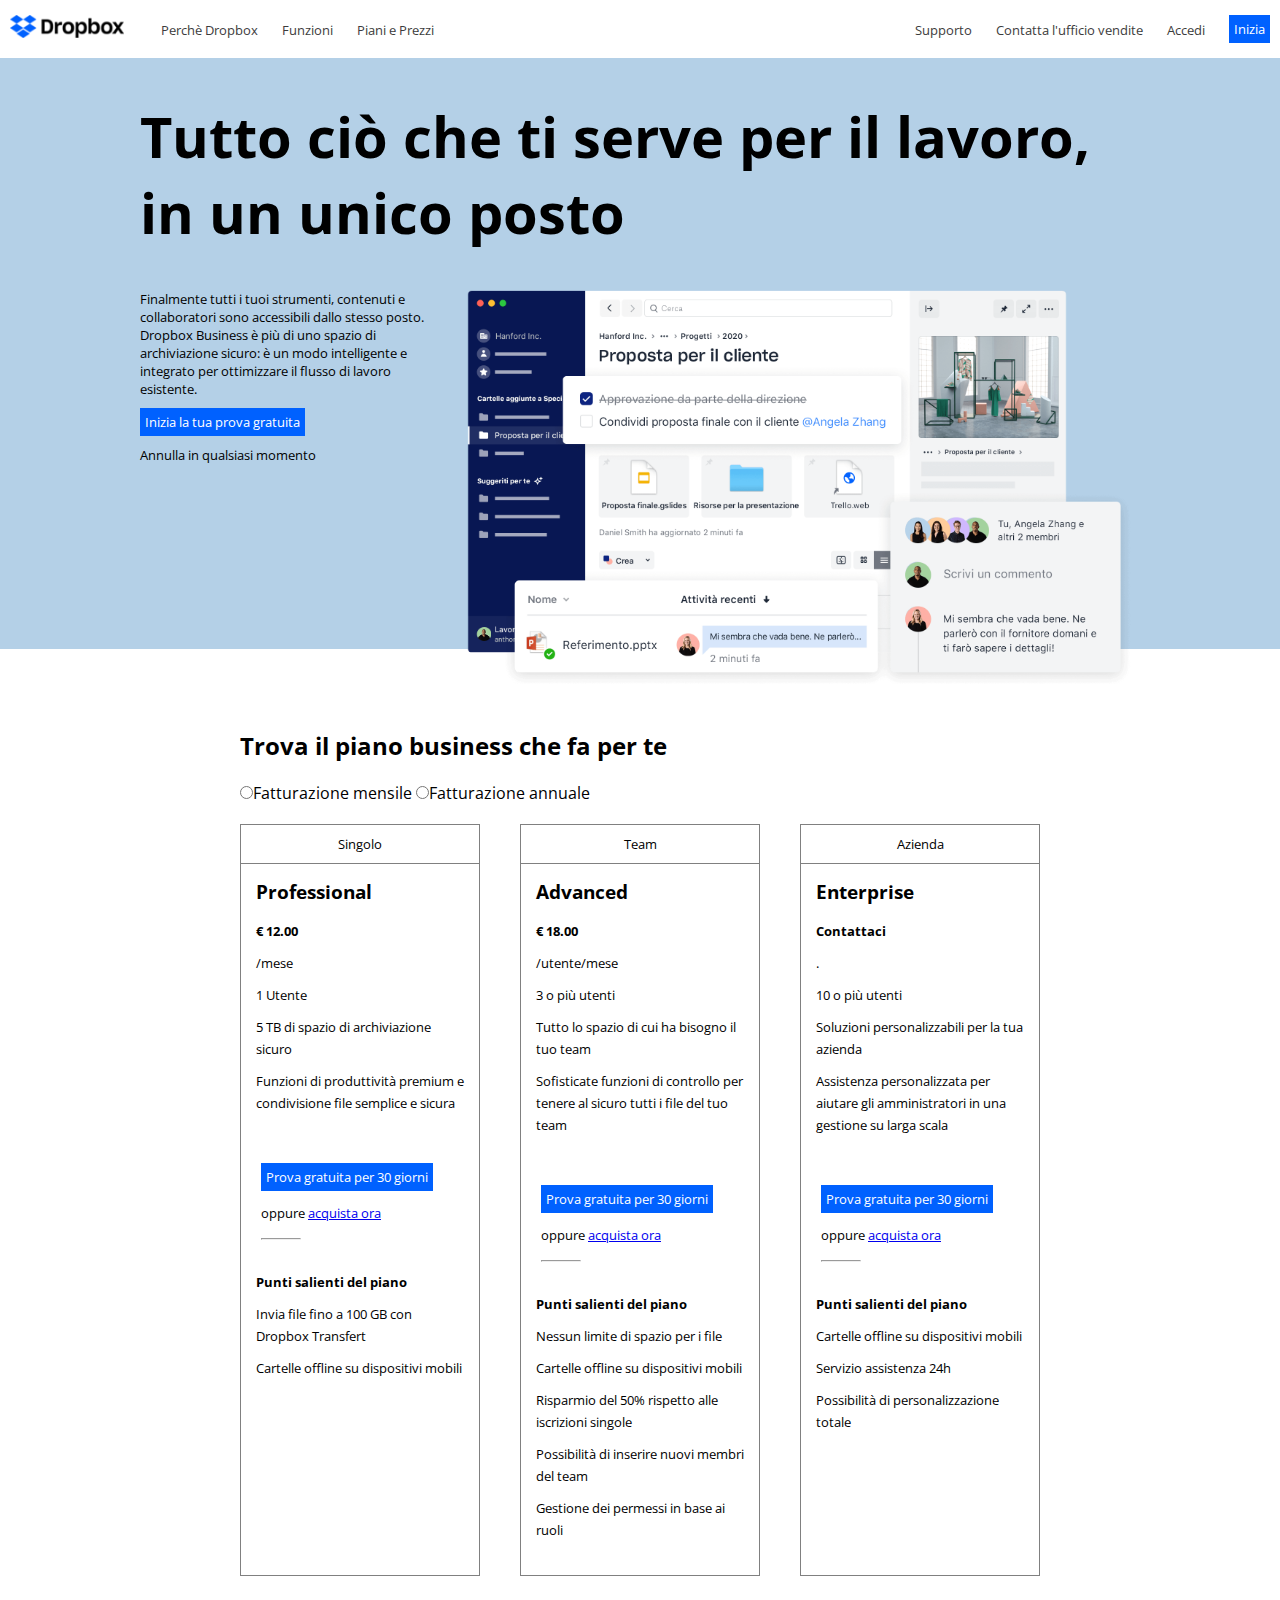
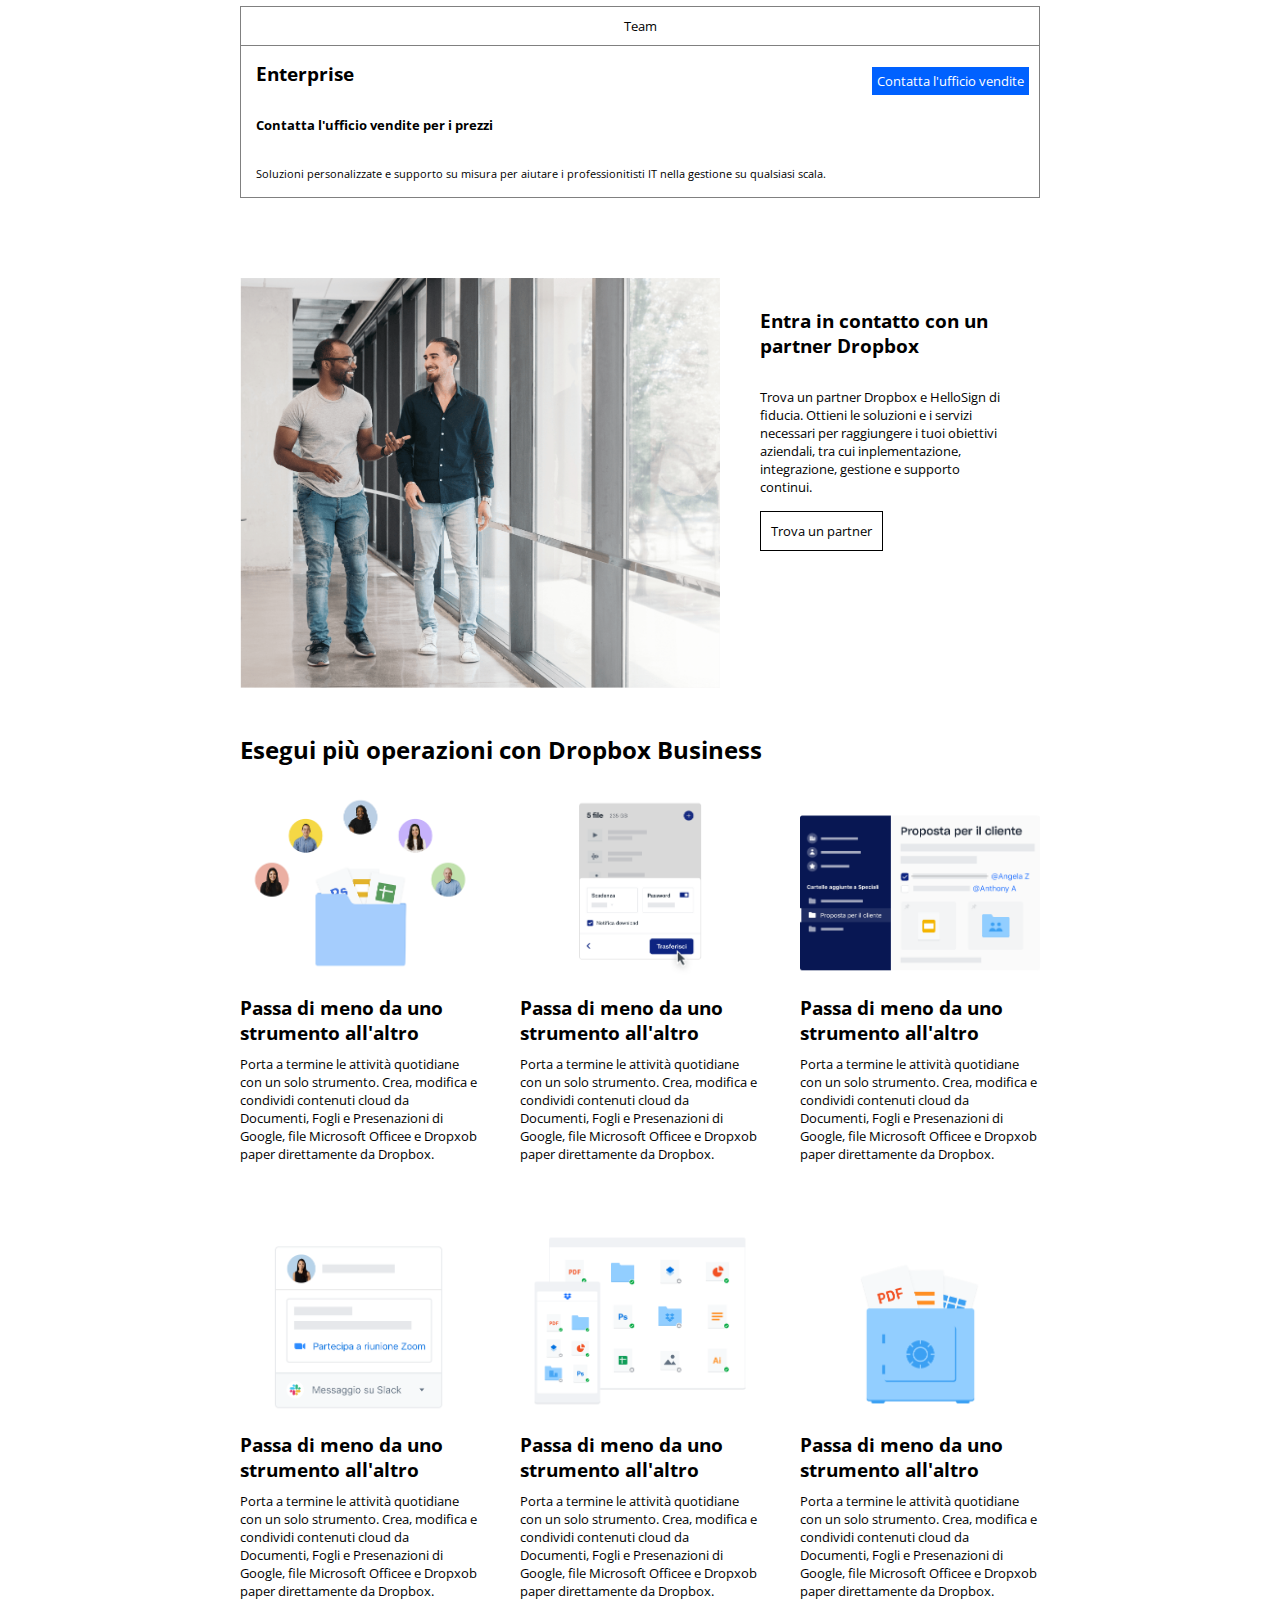
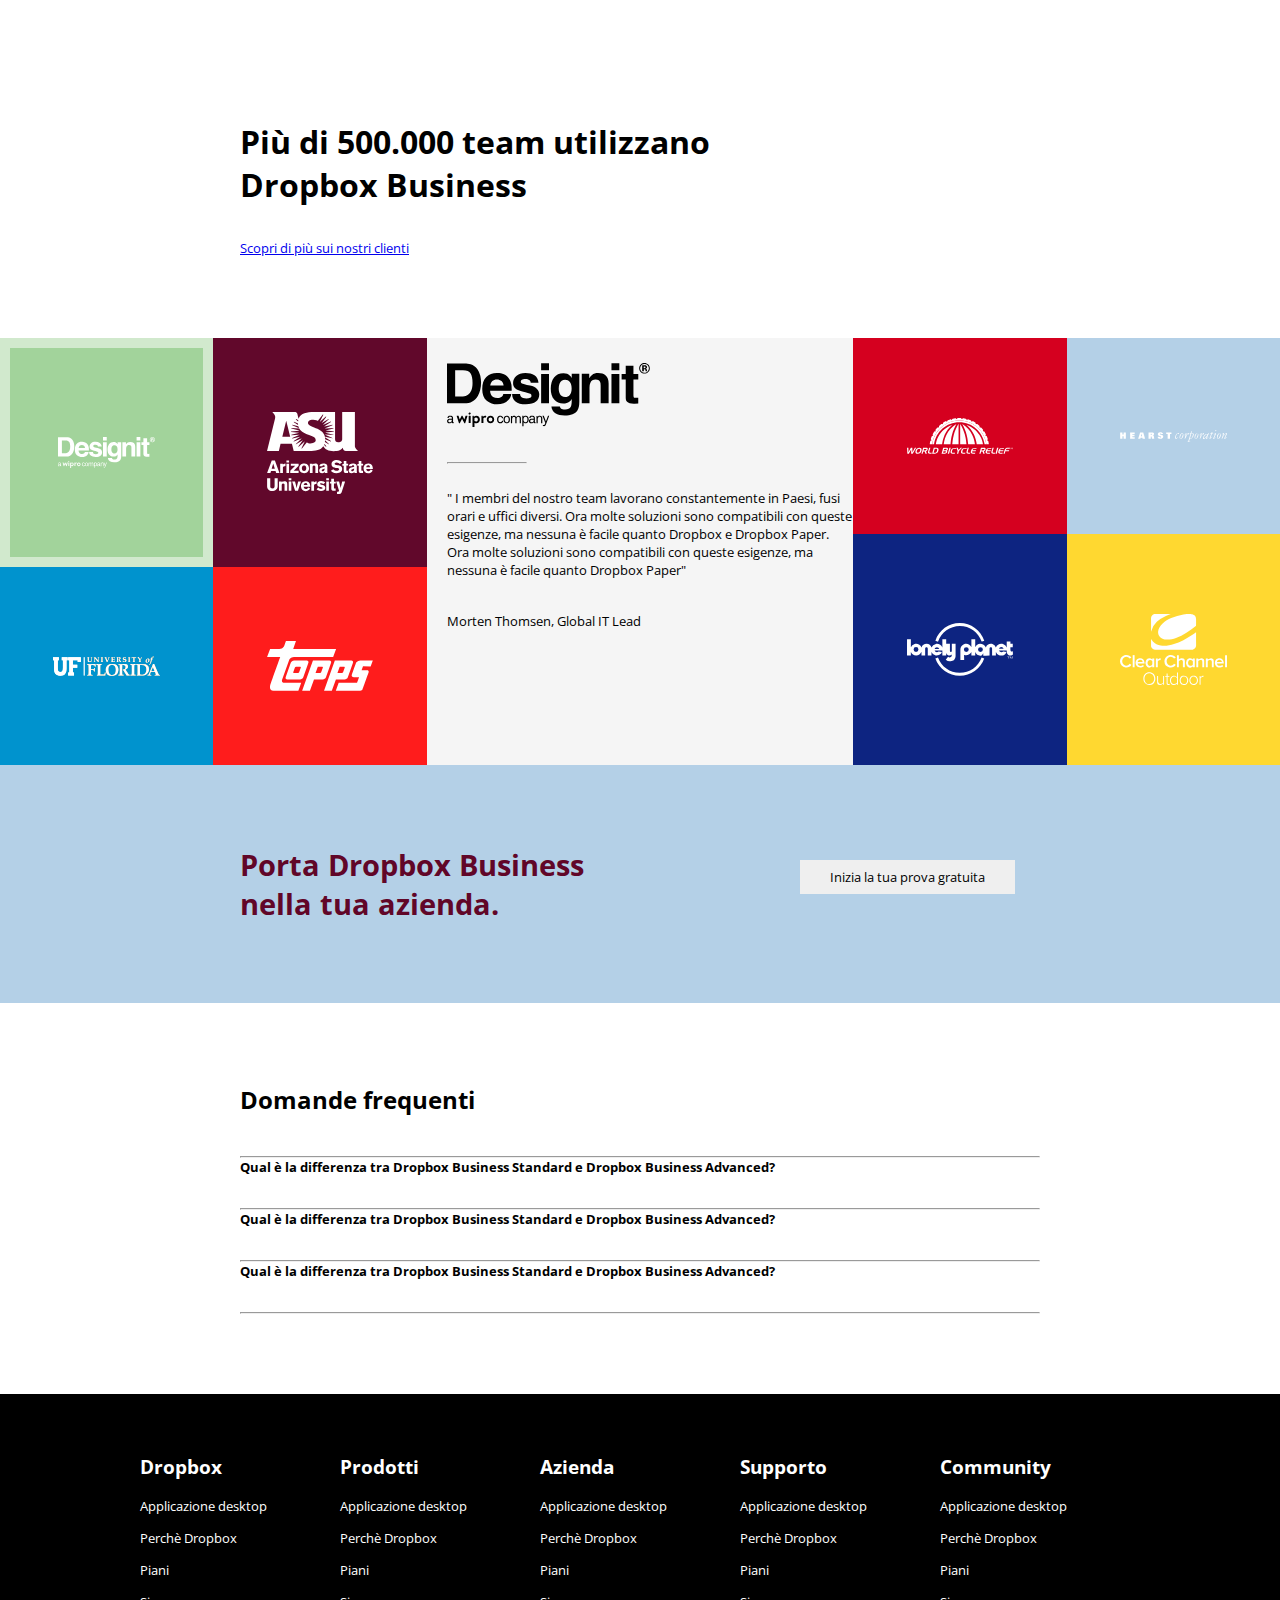
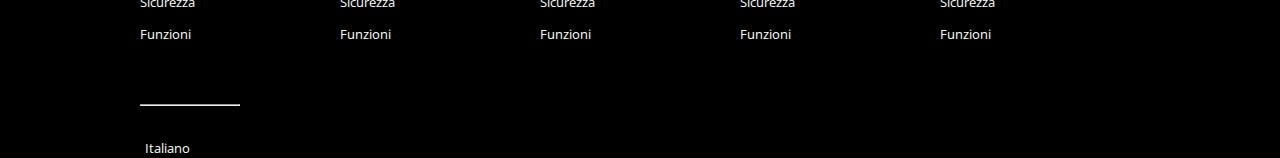
<file: index.html>
<!DOCTYPE html>
<html lang="en">
    <head>
        <meta charset="UTF-8">
        <meta http-equiv="X-UA-Compatible" content="IE=edge">
        <meta name="viewport" content="width=device-width, initial-scale=1.0">
        <title>Dropbox</title>

        <!-- FONT -->
        <link rel="preconnect" href="https://fonts.googleapis.com">
        <link rel="preconnect" href="https://fonts.gstatic.com" crossorigin>
        <link href="https://fonts.googleapis.com/css2?family=Open+Sans:wght@400;700&display=swap" rel="stylesheet">
        <link rel="stylesheet" href="https://cdnjs.cloudflare.com/ajax/libs/font-awesome/6.4.0/css/all.min.css" integrity="sha512-iecdLmaskl7CVkqkXNQ/ZH/XLlvWZOJyj7Yy7tcenmpD1ypASozpmT/E0iPtmFIB46ZmdtAc9eNBvH0H/ZpiBw==" crossorigin="anonymous" referrerpolicy="no-referrer" />

        <!-- CSS -->
        <link rel="stylesheet" href="css/style.css">
    </head>
<body class="debug">

    <!-- Inizio dell'header -->
    <header>
        <div>
            <nav>
                <ul>
                    <li>
                        <img src="img/logo-small.png" alt="Dropbox Logo">
                    </li>
                    <li> 
                        <a href="#" target="_blank"> Perchè Dropbox</a>
                    </li>
                    <li> 
                        <a href="#" target="_blank"> Funzioni</a>
                    </li>
                    <li> 
                        <a href="#" target="_blank"> Piani e Prezzi</a>
                    </li>
                </ul>
            </nav>
        </div>

        <div>
            <nav>
                <ul>
                    <li> 
                        <a href="#" target="_blank">Supporto</a>
                    </li>
                    <li> 
                        <a href="#" target="_blank"> Contatta l'ufficio vendite</a>
                    </li>
                    <li> 
                        <a href="#" target="_blank"> Accedi</a>
                    </li>
                    <li>
                        <button class="blue-button"> <a href="#" target="_blank">Inizia </a> </button>
                    </li>
                </ul>
            </nav>
        </div>

    </header>
    <!-- Fine dell'header -->

    <!-- Inizio del main -->
    <main>
        
            <section>
                <div class="container">

                    <h1>
                        Tutto ciò che ti serve per il lavoro, in un unico posto
                    </h1>

                <div class="my-row">

                    <div class="first-small-column">
                        <p>
                            Finalmente tutti i tuoi strumenti, contenuti e collaboratori sono accessibili dallo stesso posto. Dropbox Business è più di uno spazio di archiviazione sicuro: è un modo intelligente e integrato per ottimizzare il flusso di lavoro esistente.
                        </p>
                        
                        <button class="blue-button">
                            <a href="#" target="_blank"> Inizia la tua prova gratuita</a>
                        </button>

                        <p>
                            Annulla in qualsiasi momento
                        </p>

                        <span>
                            <i class="fa-solid fa-arrow-down"></i>
                        </span>
                    </div>

                    <div class="first-big-column">

                        <img src="img/jumbo.png" alt="">

                    </div>
                </div>

                </div>
            </section>


        <div class="small-container">

            <section class="plane-business">
                <h2>
                    Trova il piano business che fa per te
                </h2>

                <div class="input-radio">

                    <input type="radio" name="fatturazione" value="mensile"><label>Fatturazione mensile</label>
                    <input type="radio" name="fatturazione" value="annuale"><label>Fatturazione annuale</label>
                    
                </div>

                <div class="my-main-row">
                    <div class="price-column">

                            <p><i class="fa-solid fa-user"></i> Singolo </p>

                        <div>
                            
                            <h3>
                                Professional
                            </h3>

                            <ul>
                                <li>
                                    <small><strong> &euro; 12.00</strong></small>
                                </li>
                                <li>
                                    <small>/mese</small>
                                </li>
                                <li>
                                    <small><i class="fa-solid fa-user"></i> 1 Utente </small>
                                </li>
                                <li>
                                    <small><i class="fa-solid fa-folder"></i> 5 TB di spazio di archiviazione sicuro</small>
                                </li>
                                <li>
                                    <small><i class="fa-solid fa-share-nodes"></i> Funzioni di produttività premium e condivisione file semplice e sicura</small>
                                </li>
                                
                                
                            </ul>
                        </div>

                        <div class="by-now">
                            <button class="blue-button"> <a href="#" target="_blank"> Prova gratuita per 30 giorni</button></a>

                            <small>oppure <a href="#" target="_blank">acquista ora</a></small>
                            <hr>
                        </div>
                        
                        <div class="point-plane">
                            <ul>
                                <li>
                                    <small><strong> Punti salienti del piano</strong></small>
                                </li>
                                <li>
                                    <small><i class="fa-solid fa-check"></i> Invia file fino a 100 GB con Dropbox Transfert</small>
                                </li>
                                <li>
                                    <small><i class="fa-solid fa-check"></i> Cartelle offline su dispositivi mobili</small>
                                </li>
                            </ul>
                        </div>
                    </div>

                    <div class="price-column">
                        <p><i class="fa-solid fa-users"></i> Team </p>
                        

                        <div>
                            
                            <h3>
                                Advanced
                            </h3>

                            <ul>
                                <li>
                                    <small><strong> &euro; 18.00</strong></small>
                                </li>
                                <li>
                                    <small>/utente/mese</small>
                                </li>
                                <li>
                                    <small><i class="fa-solid fa-users"></i> 3 o più utenti</small>
                                </li>
                                <li>
                                    <small><i class="fa-solid fa-folder"></i> Tutto lo spazio di cui ha bisogno il tuo team</small>
                                </li>
                                <li>
                                    <small><i class="fa-solid fa-share-nodes"></i> Sofisticate funzioni di controllo per tenere al sicuro tutti i file del tuo team</small>
                                </li>
                            </ul>
                        </div>

                        <div class="by-now">
                            <button class="blue-button"> <a href="#" target="_blank"> Prova gratuita per 30 giorni</button></a>

                            <small>oppure <a href="#" target="_blank">acquista ora</a></small>
                            <hr>
                        </div>
                        
                        <div class="point-plane">
                            <ul>
                                <li>
                                    <small><strong> Punti salienti del piano</strong></small>
                                </li>
                                <li>
                                    <small><i class="fa-solid fa-check"></i> Nessun limite di spazio per i file</small>
                                </li>
                                <li>
                                    <small><i class="fa-solid fa-check"></i> Cartelle offline su dispositivi mobili</small>
                                </li>
                                <li>
                                    <small><i class="fa-solid fa-check"></i> Risparmio del 50% rispetto alle iscrizioni singole</small>
                                </li>
                                <li>
                                    <small><i class="fa-solid fa-check"></i> Possibilità di inserire nuovi membri del team</small>
                                </li>
                                <li>
                                    <small><i class="fa-solid fa-check"></i> Gestione dei permessi in base ai ruoli</small>
                                </li>
                            </ul>
                        </div>
                        

                    </div>

                    <div class="price-column">
                        <p><i class="fa-solid fa-building"></i> Azienda </p>

                        <div>
                            
                            <h3>
                                Enterprise
                            </h3>

                            <ul>
                                <li>
                                    <small><strong> Contattaci</strong></small>
                                </li>
                                <li>
                                    <small>.</small>
                                </li>
                                <li>
                                    <small><i class="fa-solid fa-users"></i> 10 o più utenti </small>
                                </li>
                                <li>
                                    <small><i class="fa-solid fa-folder"></i> Soluzioni personalizzabili per la tua azienda</small>
                                </li>
                                <li>
                                    <small><i class="fa-solid fa-share-nodes"></i> Assistenza personalizzata per aiutare gli amministratori in una gestione su larga scala</small>
                                </li>
                                
                                
                            </ul>
                        </div>

                        <div class="by-now">
                            <button class="blue-button"> <a href="#" target="_blank"> Prova gratuita per 30 giorni</button></a>

                            <small>oppure <a href="#" target="_blank">acquista ora</a></small>
                            <hr>
                        </div>
                        
                        <div class="point-plane">
                            <ul>
                                <li>
                                    <small><strong> Punti salienti del piano</strong></small>
                                </li>
                                <li>
                                    <small><i class="fa-solid fa-check"></i> Cartelle offline su dispositivi mobili</small>
                                </li>
                                <li>
                                    <small><i class="fa-solid fa-check"></i> Servizio assistenza 24h</small>
                                </li>
                                <li>
                                    <small><i class="fa-solid fa-check"></i>Possibilità di personalizzazione totale</small>
                                </li>
                            </ul>
                        </div>
           
                        

                    </div>
                </div>
                
                
                <div class="team-box">
                    
                        <p><i class="fa-solid fa-building"></i> Team </p>
    
                        <div class="enterprise">
                        
                            <h3>
                                Enterprise
                            </h3>

                            <p><strong> Contatta l'ufficio vendite per i prezzi</strong></p>
                            <p><small>Soluzioni personalizzate e supporto su misura per aiutare i professionitisti IT nella gestione su qualsiasi scala. </small></p>
                        </div>

                        <div class="team-button">
                            <button class="blue-button"> <a href="#" target="_blank">Contatta l'ufficio vendite</a></button>
                        </div>
                    
                </div>

            </section>
        </div>

        <div class="small-container">
            <section>
                <div class="my-row">
                    
                    <div class="big-column">
                        <img src="img/partner.png" alt="">

                    </div>
                    
                    <div class="small-column">
                        <div class="text-small-column">
                            <h3>
                                Entra in contatto con un partner Dropbox
                            </h3>
                            <p>
                                Trova un partner Dropbox e HelloSign di fiducia. Ottieni le soluzioni e i servizi necessari per raggiungere i tuoi obiettivi aziendali, tra cui inplementazione, integrazione, gestione e supporto continui.
                            </p>
                        </div>

                        <div>
                            <button class="white-button">
                                <a href="#" target="_blank"> Trova un partner</a>
                            </button>
                        </div>
                    </div>

                </div>
            </section>


            <section class="operation-section">
                <h2>
                    Esegui più operazioni con Dropbox Business
                </h2>

                <div class="my-main-row">
                    <div class="operation-column">
                        <div>
                            <img src="img/business-feature-switching-tools.png" alt="">
                        </div>
                        <div>
                            <h3>
                                Passa di meno da uno strumento all'altro
                            </h3>
                        </div>
                        <div>
                            <p>
                                Porta a termine le attività quotidiane con un solo strumento. Crea, modifica e condividi contenuti cloud da Documenti, Fogli e Presenazioni di Google, file Microsoft Officee e Dropxob paper direttamente da Dropbox.
                            </p>
                        </div> 
                    </div>

                    <div class="operation-column">
                        <div>
                            <img src="img/business-feature-send-files-it.png" alt="">
                        </div>
                        <div>
                            <h3>
                                Passa di meno da uno strumento all'altro
                            </h3>
                        </div>
                        <div>
                            <p>
                                Porta a termine le attività quotidiane con un solo strumento. Crea, modifica e condividi contenuti cloud da Documenti, Fogli e Presenazioni di Google, file Microsoft Officee e Dropxob paper direttamente da Dropbox.
                            </p>
                        </div> 
                    </div>

                    <div class="operation-column">
                        <div>
                            <img src="img/business-feature-coordinate-it.png" alt="">
                        </div>
                        <div>
                            <h3>
                                Passa di meno da uno strumento all'altro
                            </h3>
                        </div>
                        <div>
                            <p>
                                Porta a termine le attività quotidiane con un solo strumento. Crea, modifica e condividi contenuti cloud da Documenti, Fogli e Presenazioni di Google, file Microsoft Officee e Dropxob paper direttamente da Dropbox.
                            </p>
                        </div> 
                    </div>

                    <div class="operation-column">
                        <div>
                            <img src="img/business-feature-integrations-it.png" alt="">
                        </div>
                        <div>
                            <h3>
                                Passa di meno da uno strumento all'altro
                            </h3>
                        </div>
                        <div>
                            <p>
                                Porta a termine le attività quotidiane con un solo strumento. Crea, modifica e condividi contenuti cloud da Documenti, Fogli e Presenazioni di Google, file Microsoft Officee e Dropxob paper direttamente da Dropbox.
                            </p>
                        </div> 
                    </div>

                    <div class="operation-column">
                        <div>
                            <img src="img/business-feature-multi-device.png" alt="">
                        </div>
                        <div>
                            <h3>
                                Passa di meno da uno strumento all'altro
                            </h3>
                        </div>
                        <div>
                            <p>
                                Porta a termine le attività quotidiane con un solo strumento. Crea, modifica e condividi contenuti cloud da Documenti, Fogli e Presenazioni di Google, file Microsoft Officee e Dropxob paper direttamente da Dropbox.
                            </p>
                        </div> 
                    </div>

                    <div class="operation-column">
                        <div>
                            <img src="img/business-feature-security.png" alt="">
                        </div>
                        <div>
                            <h3>
                                Passa di meno da uno strumento all'altro
                            </h3>
                        </div>
                        <div>
                            <p>
                                Porta a termine le attività quotidiane con un solo strumento. Crea, modifica e condividi contenuti cloud da Documenti, Fogli e Presenazioni di Google, file Microsoft Officee e Dropxob paper direttamente da Dropbox.
                            </p>
                        </div> 
                    </div>

                </div>

            </section>

            <section class="discover">
                <h2>
                    Più di 500.000 team utilizzano Dropbox Business
                </h2>

                <small><a href="#" target="_blank"> Scopri di più sui nostri clienti</a></small>
            </section>
        </div>
        

        <section>
            <div class="my-row">

                <div class="square-column">

                    <div class="logo-box first-logo">
                        <img src="img/designit.svg" alt="Logo Designit">
                    </div>
                    <div class="logo-box second-logo">
                        <img src="img/arizona_state_university.svg" alt="Logo ASU">
                    </div>
                    <div class="logo-box third-logo">
                        <img src="img/university_of_florida.svg" alt="Logo UF florida">
                    </div>
                    <div class="logo-box fourth-logo">
                        <img src="img/topps.svg" alt="Logo Topps">
                    </div>

                </div>

                <div class="square-column box">
                    <div class="middle-logo-box">
                        <div>
                            <img src="img/designit.svg" alt="Logo Designit">
                            <hr>
                        </div>
                        <div>
                        <p>
                            " I membri del nostro team lavorano constantemente in Paesi, fusi orari e uffici diversi. Ora molte soluzioni sono compatibili con queste esigenze, ma nessuna è facile quanto Dropbox e Dropbox Paper. Ora molte soluzioni sono compatibili con queste esigenze, ma nessuna è facile quanto Dropbox Paper"
                        </p>
                        <small>Morten Thomsen, Global IT Lead</small>
                        </div>
                    </div>
                </div>

                <div class="square-column">

                    <div class="logo-box fifth-logo">
                        <img src="img/world_bicycle_relief.svg" alt="Logo World bicycle relief">
                    </div>
                    <div class="logo-box sixth-logo">
                        <img src="img/hearst_corp.svg" alt="Logo Hearst corp">
                    </div>
                    <div class="logo-box seventh-logo">
                        <img src="img/lonely_planet.svg" alt="Logo Lonely planet">
                    </div>
                    <div class="logo-box eighth-logo">
                        <img src="img/clear_channel.svg" alt="Logo Clear channel">
                    </div>

                </div>

            </div>
        </section>

       
            <section class="blue-background">

                <div class="small-container">

                    <div class="my-main-row">
                        <div class="agency-title">
                            <h2>
                                Porta Dropbox Business nella tua azienda.
                            </h2>
                        </div>
                        <div class="agency-button">
                            <button>
                                <a href="#" target="_blank">Inizia la tua prova gratuita</a>
                            </button>
                        </div>
                    </div>
                </div>

            </section>

            <section class="faq">
                <div class="small-container">
                    <h2>
                        Domande frequenti
                    </h2>

                    <hr>
                    <div class="faq-section">
                        <p><strong>
                            Qual è la differenza tra Dropbox Business Standard e Dropbox Business Advanced?    
                        </strong></p>
                        <button>
                            <a href="#" target="_blank"><i class="fa-solid fa-chevron-down"></i></a>
                        </button>
                    </div>
                    <hr>
                    <div class="faq-section">
                        <p><strong>
                            Qual è la differenza tra Dropbox Business Standard e Dropbox Business Advanced?    
                        </strong></p>
                        <button>
                            <a href="#" target="_blank"><i class="fa-solid fa-chevron-down"></i></a>
                        </button>
                    </div>
                    <hr>
                    <div class="faq-section">
                        <p><strong>
                            Qual è la differenza tra Dropbox Business Standard e Dropbox Business Advanced?    
                        </strong></p>
                        <button>
                            <a href="#" target="_blank"><i class="fa-solid fa-chevron-down"></i></a>
                        </button>
                    </div>
                    <hr>
                </div>
            </section>
        

    </main>
    <!-- Fine del main -->

    <!-- Inizio del footer -->
    <footer>
        <div class="container">
            
            <div class="my-row">
                <div class="column-menu">
                    <h3>
                        Dropbox
                    </h3>
                    <nav>
                        <ul>
                            <li>
                                <a href="#" target="_blank"> Applicazione desktop</a>
                            </li>
                            <li>
                                <a href="#" target="_blank"> Perchè Dropbox</a>
                            </li>
                            <li>
                                <a href="#" target="_blank"> Piani</a>
                            </li>
                            <li>
                                <a href="#" target="_blank">Sicurezza</a>
                            </li>
                            <li>
                                <a href="#" target="_blank"> Funzioni</a>
                            </li>
                        </ul>
                    </nav>
                    <hr>
                </div>

                <div class="column-menu">
                    <h3>
                        Prodotti
                    </h3>
                    <nav>
                        <ul>
                            <li>
                                <a href="#" target="_blank"> Applicazione desktop</a>
                            </li>
                            <li>
                                <a href="#" target="_blank"> Perchè Dropbox</a>
                            </li>
                            <li>
                                <a href="#" target="_blank"> Piani</a>
                            </li>
                            <li>
                                <a href="#" target="_blank">Sicurezza</a>
                            </li>
                            <li>
                                <a href="#" target="_blank"> Funzioni</a>
                            </li>
                        </ul>
                    </nav>
                </div>

                <div class="column-menu">
                    <h3>
                        Azienda
                    </h3>
                    <nav>
                        <ul>
                            <li>
                                <a href="#" target="_blank"> Applicazione desktop</a>
                            </li>
                            <li>
                                <a href="#" target="_blank"> Perchè Dropbox</a>
                            </li>
                            <li>
                                <a href="#" target="_blank"> Piani</a>
                            </li>
                            <li>
                                <a href="#" target="_blank">Sicurezza</a>
                            </li>
                            <li>
                                <a href="#" target="_blank"> Funzioni</a>
                            </li>
                        </ul>
                    </nav>
                </div>

                <div class="column-menu">
                    <h3>
                        Supporto
                    </h3>
                    <nav>
                        <ul>
                            <li>
                                <a href="#" target="_blank"> Applicazione desktop</a>
                            </li>
                            <li>
                                <a href="#" target="_blank"> Perchè Dropbox</a>
                            </li>
                            <li>
                                <a href="#" target="_blank"> Piani</a>
                            </li>
                            <li>
                                <a href="#" target="_blank">Sicurezza</a>
                            </li>
                            <li>
                                <a href="#" target="_blank"> Funzioni</a>
                            </li>
                        </ul>
                    </nav>
                </div>

                <div class="column-menu">
                    <h3>
                        Community
                    </h3>
                    <nav>
                        <ul>
                            <li>
                                <a href="#" target="_blank"> Applicazione desktop</a>
                            </li>
                            <li>
                                <a href="#" target="_blank"> Perchè Dropbox</a>
                            </li>
                            <li>
                                <a href="#" target="_blank"> Piani</a>
                            </li>
                            <li>
                                <a href="#" target="_blank">Sicurezza</a>
                            </li>
                            <li>
                                <a href="#" target="_blank"> Funzioni</a>
                            </li>
                        </ul>
                    </nav>
                </div>
            </div>

                <div>
                    <i class="fa-solid fa-earth-europe"></i>
                    <span><small>Italiano</small></span>
                    <a href="#" target="_blank"><i class="fa-solid fa-sort-up"></i></a>
                </div>

        </div>

    </footer>
    <!-- Fine del footer -->
    
</body>
</html>
</file>
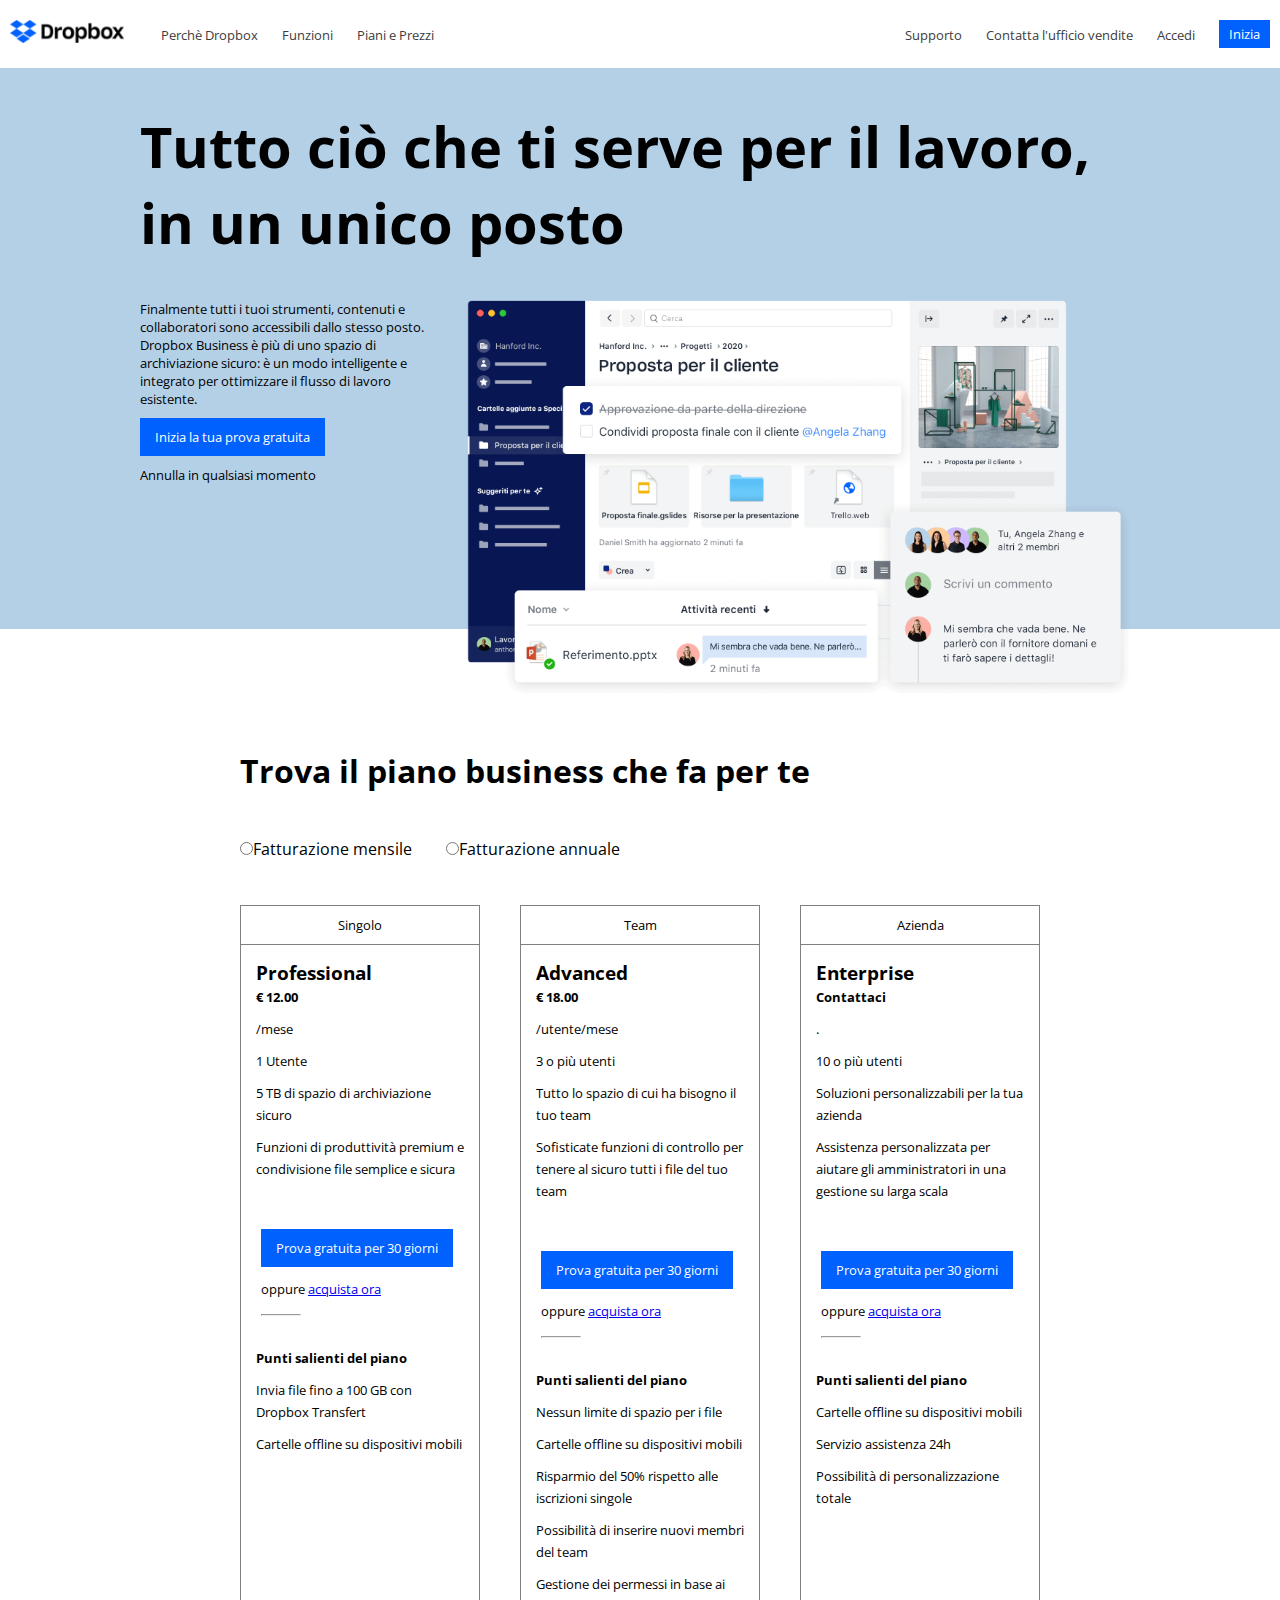
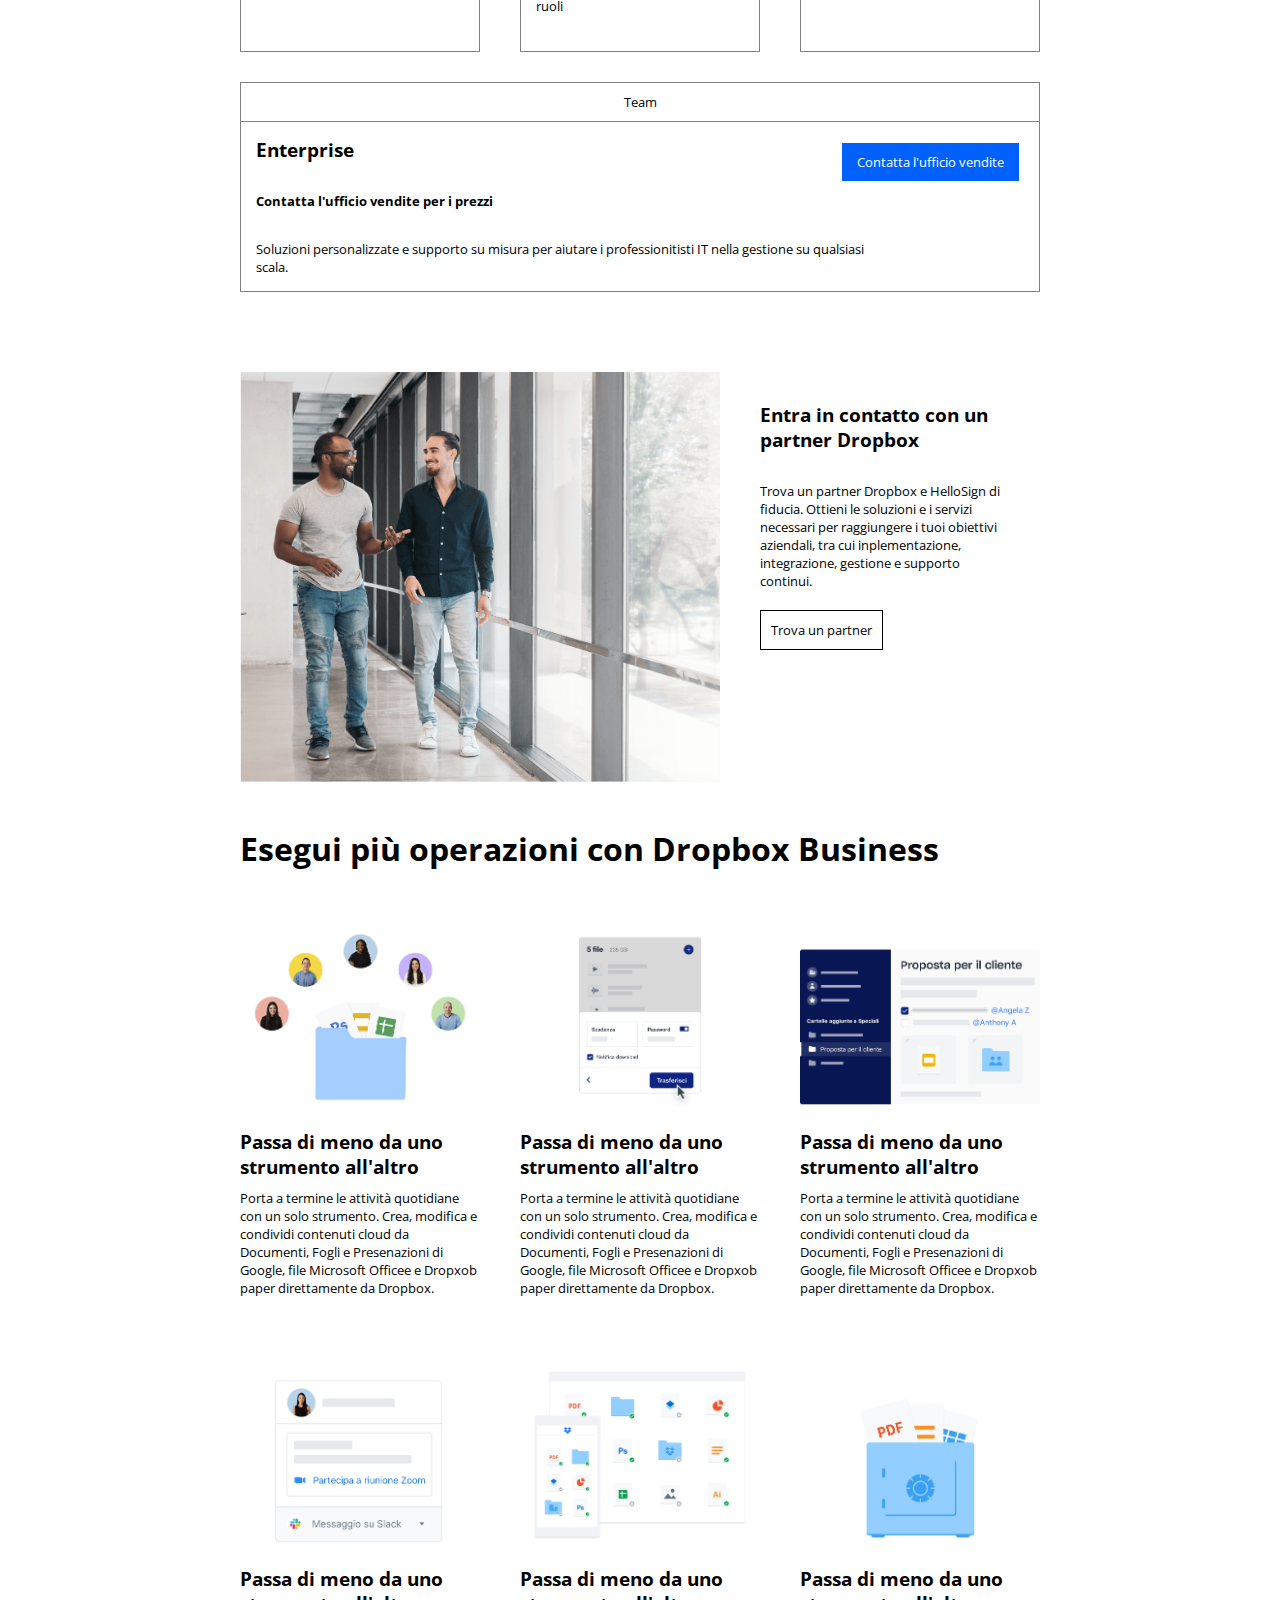
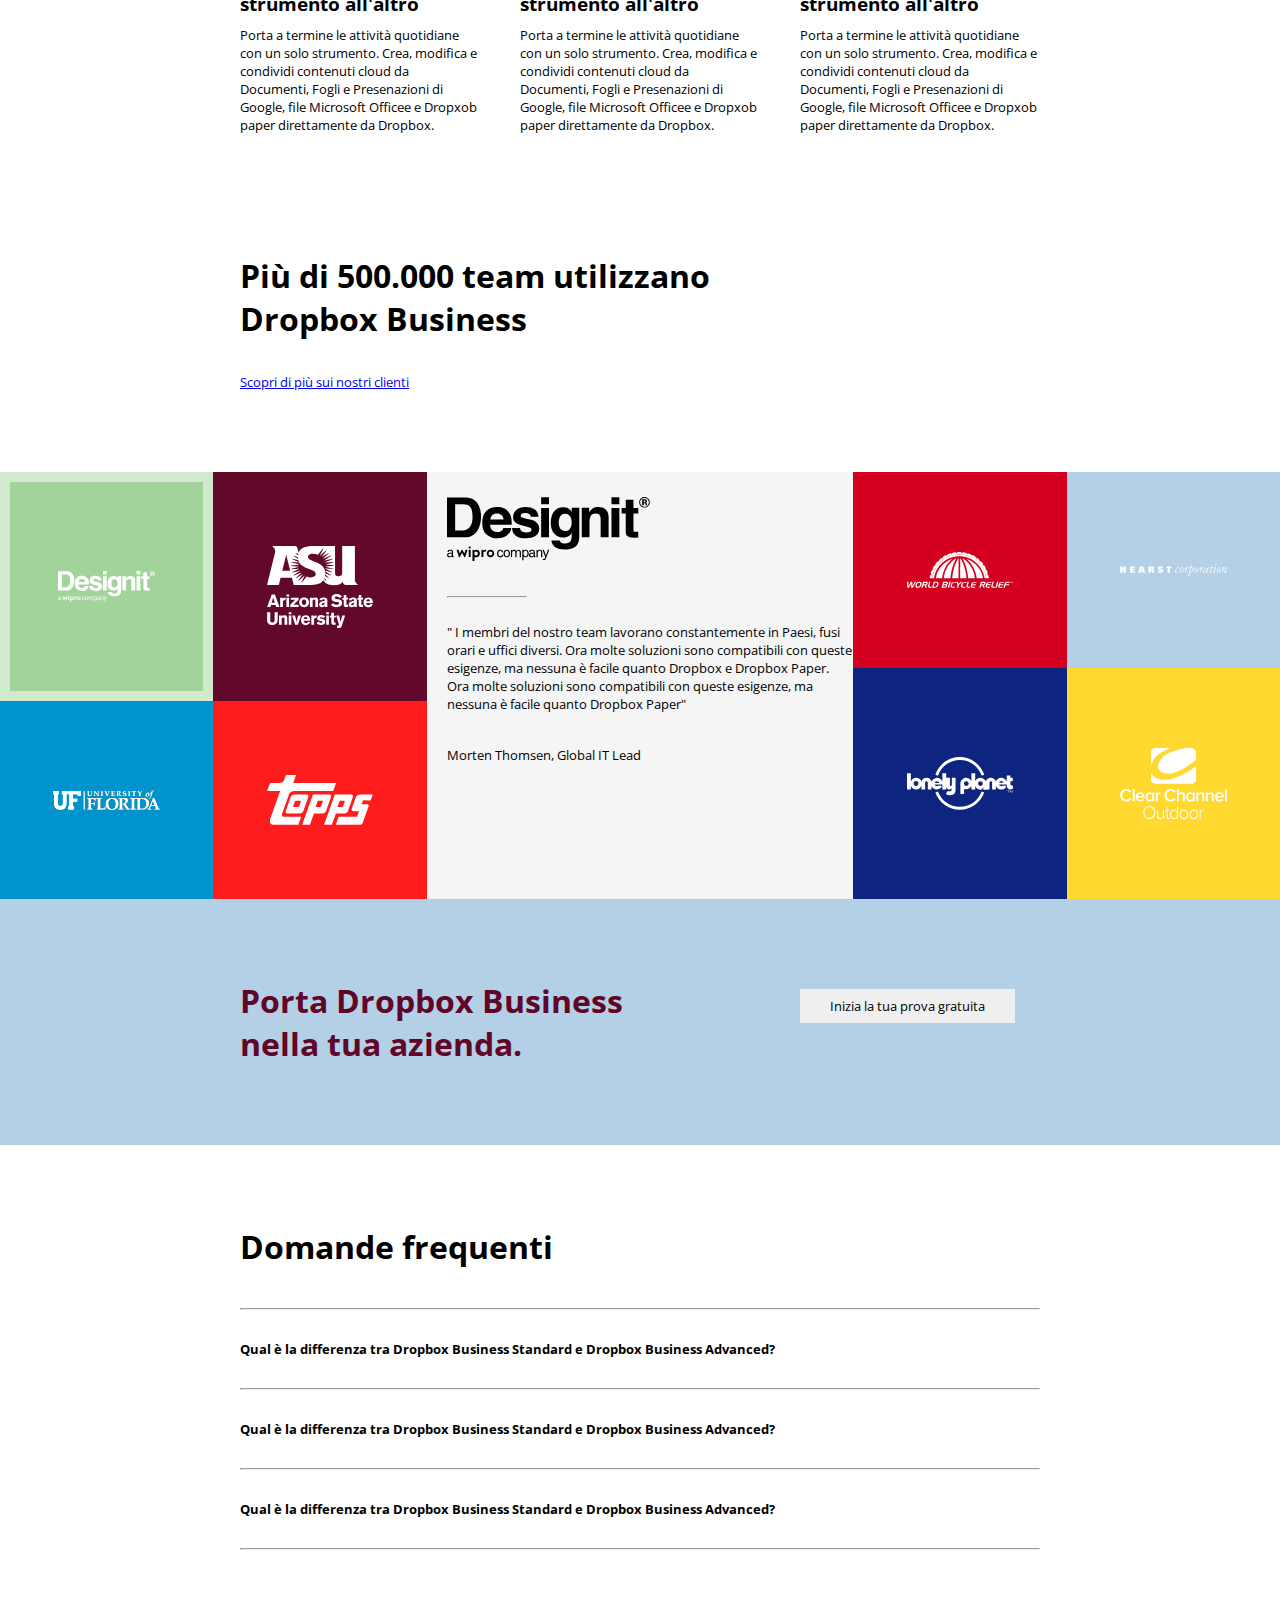
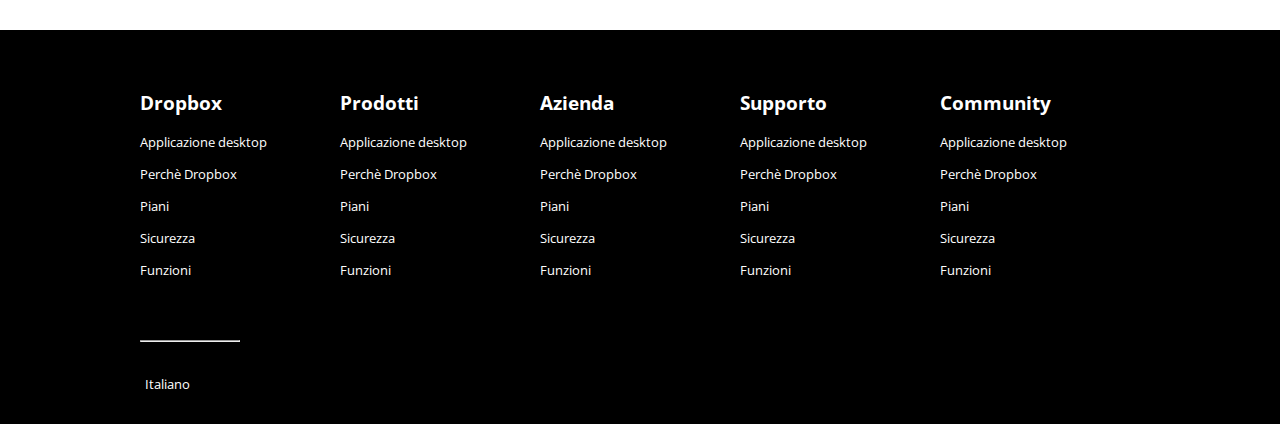
<file: BONUS/index.html>
<!DOCTYPE html>
<html lang="en">
    <head>
        <meta charset="UTF-8">
        <meta http-equiv="X-UA-Compatible" content="IE=edge">
        <meta name="viewport" content="width=device-width, initial-scale=1.0">
        <title>Bonus Dropbox</title>

        <!-- FONT -->
        <link rel="preconnect" href="https://fonts.googleapis.com">
        <link rel="preconnect" href="https://fonts.gstatic.com" crossorigin>
        <link href="https://fonts.googleapis.com/css2?family=Open+Sans:wght@400;700&display=swap" rel="stylesheet">
        <link rel="stylesheet" href="https://cdnjs.cloudflare.com/ajax/libs/font-awesome/6.4.0/css/all.min.css" integrity="sha512-iecdLmaskl7CVkqkXNQ/ZH/XLlvWZOJyj7Yy7tcenmpD1ypASozpmT/E0iPtmFIB46ZmdtAc9eNBvH0H/ZpiBw==" crossorigin="anonymous" referrerpolicy="no-referrer" />

        <!-- CSS -->
        <link rel="stylesheet" href="css/style.css">
    </head>
<body>

    <!-- Inizio dell'header -->
    <header>
        <div>
            <nav>
                <ul>
                    <li>
                        <img src="img/logo-small.png" alt="Dropbox Logo">
                    </li>
                    <li> 
                        <a href="aboutus.html" target="_blank"> Perchè Dropbox</a>
                    </li>
                    <li> 
                        <a href="#" target="_blank"> Funzioni</a>
                    </li>
                    <li> 
                        <a href="#" target="_blank"> Piani e Prezzi</a>
                    </li>
                </ul>
            </nav>
        </div>

        <div>
            <nav>
                <ul>
                    <li> 
                        <a href="#" target="_blank">Supporto</a>
                    </li>
                    <li> 
                        <a href="#" target="_blank"> Contatta l'ufficio vendite</a>
                    </li>
                    <li> 
                        <a href="#" target="_blank"> Accedi</a>
                    </li>
                    <li>
                        <button>
                            <a class="little-blue-button" href="#" target="_blank">Inizia </a> 
                        </button>
                    </li>
                </ul>
            </nav>
        </div>

    </header>
    <!-- Fine dell'header -->

    <!-- Inizio del main -->
    <main>
        
            <section>
                <div class="container">

                    <h1>
                        Tutto ciò che ti serve per il lavoro, in un unico posto
                    </h1>

                <div class="my-row">

                    <div class="first-small-column">
                        <p>
                            Finalmente tutti i tuoi strumenti, contenuti e collaboratori sono accessibili dallo stesso posto. Dropbox Business è più di uno spazio di archiviazione sicuro: è un modo intelligente e integrato per ottimizzare il flusso di lavoro esistente.
                        </p>
                        
                        <button class="blue-button">
                            <a href="#" target="_blank"> Inizia la tua prova gratuita</a>
                        </button>

                        <p>
                            Annulla in qualsiasi momento
                        </p>

                        <a href="#business-plan">
                            <i class="fa-solid fa-arrow-down"></i>
                        </a>
                    </div>

                    <div class="first-big-column">

                        <img src="img/jumbo.png" alt="">

                    </div>
                </div>

                </div>
            </section>


        <div class="small-container">

            <section id="business-plan" class="plane-business">
                <h2>
                    Trova il piano business che fa per te
                </h2>

                <div class="input-radio">

                    <input type="radio" name="fatturazione" value="mensile"><label>Fatturazione mensile</label>
                    <input type="radio" name="fatturazione" value="annuale"><label>Fatturazione annuale</label>
                    
                </div>

                <div class="my-main-row">
                    <div class="price-column">

                            <p><i class="fa-solid fa-user"></i> Singolo </p>

                        <div>
                            
                            <h3>
                                Professional
                            </h3>

                            <ul>
                                <li>
                                    <small><strong> &euro; 12.00</strong></small>
                                </li>
                                <li>
                                    <small>/mese</small>
                                </li>
                                <li>
                                    <small><i class="fa-solid fa-user"></i> 1 Utente </small>
                                </li>
                                <li>
                                    <small><i class="fa-solid fa-folder"></i> 5 TB di spazio di archiviazione sicuro</small>
                                </li>
                                <li>
                                    <small><i class="fa-solid fa-share-nodes"></i> Funzioni di produttività premium e condivisione file semplice e sicura</small>
                                </li>
                            </ul>
                        </div>

                        <div class="by-now">
                            <button class="blue-button"> <a href="#" target="_blank"> Prova gratuita per 30 giorni</button></a>

                            <small>oppure <a href="#" target="_blank">acquista ora</a></small>
                            <hr>
                        </div>
                        
                        <div class="point-plane">
                            <ul>
                                <li>
                                    <small><strong> Punti salienti del piano</strong></small>
                                </li>
                                <li>
                                    <small><i class="fa-solid fa-check"></i> Invia file fino a 100 GB con Dropbox Transfert</small>
                                </li>
                                <li>
                                    <small><i class="fa-solid fa-check"></i> Cartelle offline su dispositivi mobili</small>
                                </li>
                            </ul>
                        </div>
                    </div>

                    <div class="price-column">
                        <p><i class="fa-solid fa-users"></i> Team </p>
                        

                        <div>
                            
                            <h3>
                                Advanced
                            </h3>

                            <ul>
                                <li>
                                    <small><strong> &euro; 18.00</strong></small>
                                </li>
                                <li>
                                    <small>/utente/mese</small>
                                </li>
                                <li>
                                    <small><i class="fa-solid fa-users"></i> 3 o più utenti</small>
                                </li>
                                <li>
                                    <small><i class="fa-solid fa-folder"></i> Tutto lo spazio di cui ha bisogno il tuo team</small>
                                </li>
                                <li>
                                    <small><i class="fa-solid fa-share-nodes"></i> Sofisticate funzioni di controllo per tenere al sicuro tutti i file del tuo team</small>
                                </li>
                            </ul>
                        </div>

                        <div class="by-now">
                            <button class="blue-button"> <a href="#" target="_blank"> Prova gratuita per 30 giorni</button></a>

                            <small>oppure <a href="#" target="_blank">acquista ora</a></small>
                            <hr>
                        </div>
                        
                        <div class="point-plane">
                            <ul>
                                <li>
                                    <small><strong> Punti salienti del piano</strong></small>
                                </li>
                                <li>
                                    <small><i class="fa-solid fa-check"></i> Nessun limite di spazio per i file</small>
                                </li>
                                <li>
                                    <small><i class="fa-solid fa-check"></i> Cartelle offline su dispositivi mobili</small>
                                </li>
                                <li>
                                    <small><i class="fa-solid fa-check"></i> Risparmio del 50% rispetto alle iscrizioni singole</small>
                                </li>
                                <li>
                                    <small><i class="fa-solid fa-check"></i> Possibilità di inserire nuovi membri del team</small>
                                </li>
                                <li>
                                    <small><i class="fa-solid fa-check"></i> Gestione dei permessi in base ai ruoli</small>
                                </li>
                            </ul>
                        </div>
                        

                    </div>

                    <div class="price-column">
                        <p><i class="fa-solid fa-building"></i> Azienda </p>

                        <div>
                            
                            <h3>
                                Enterprise
                            </h3>

                            <ul>
                                <li>
                                    <small><strong> Contattaci</strong></small>
                                </li>
                                <li>
                                    <small>.</small>
                                </li>
                                <li>
                                    <small><i class="fa-solid fa-users"></i> 10 o più utenti </small>
                                </li>
                                <li>
                                    <small><i class="fa-solid fa-folder"></i> Soluzioni personalizzabili per la tua azienda</small>
                                </li>
                                <li>
                                    <small><i class="fa-solid fa-share-nodes"></i> Assistenza personalizzata per aiutare gli amministratori in una gestione su larga scala</small>
                                </li>
                                
                                
                            </ul>
                        </div>

                        <div class="by-now">
                            <button class="blue-button"> <a href="#" target="_blank"> Prova gratuita per 30 giorni</button></a>

                            <small>oppure <a href="#" target="_blank">acquista ora</a></small>
                            <hr>
                        </div>
                        
                        <div class="point-plane">
                            <ul>
                                <li>
                                    <small><strong> Punti salienti del piano</strong></small>
                                </li>
                                <li>
                                    <small><i class="fa-solid fa-check"></i> Cartelle offline su dispositivi mobili</small>
                                </li>
                                <li>
                                    <small><i class="fa-solid fa-check"></i> Servizio assistenza 24h</small>
                                </li>
                                <li>
                                    <small><i class="fa-solid fa-check"></i>Possibilità di personalizzazione totale</small>
                                </li>
                            </ul>
                        </div>
           
                        

                    </div>
                </div>
                
                
                <div class="team-box">
                    
                        <p><i class="fa-solid fa-building"></i> Team </p>
    
                        <div class="enterprise">
                        
                            <h3>
                                Enterprise
                            </h3>

                            <p><strong> Contatta l'ufficio vendite per i prezzi</strong></p>
                            <p>Soluzioni personalizzate e supporto su misura per aiutare i professionitisti IT nella gestione su qualsiasi scala. </p>
                        </div>

                        <div class="team-button">
                            <button class="blue-button"> <a href="#" target="_blank">Contatta l'ufficio vendite</a></button>
                        </div>
                    
                </div>

            </section>
        </div>

        <div class="small-container">
            <section>
                <div class="my-row">
                    
                    <div class="big-column">
                        <img src="img/partner.png" alt="">

                    </div>
                    
                    <div class="small-column">
                        <div class="text-small-column">
                            <h3>
                                Entra in contatto con un partner Dropbox
                            </h3>
                            <p>
                                Trova un partner Dropbox e HelloSign di fiducia. Ottieni le soluzioni e i servizi necessari per raggiungere i tuoi obiettivi aziendali, tra cui inplementazione, integrazione, gestione e supporto continui.
                            </p>
                        </div>

                        <div>
                            <button class="white-button">
                                <a href="#" target="_blank"> Trova un partner</a>
                            </button>
                        </div>
                    </div>

                </div>
            </section>


            <section class="operation-section">
                <h2>
                    Esegui più operazioni con Dropbox Business
                </h2>

                <div class="my-main-row">
                    <div class="operation-column">
                        <div>
                            <img src="img/business-feature-switching-tools.png" alt="">
                        </div>
                        <div>
                            <h3>
                                Passa di meno da uno strumento all'altro
                            </h3>
                        </div>
                        <div>
                            <p>
                                Porta a termine le attività quotidiane con un solo strumento. Crea, modifica e condividi contenuti cloud da Documenti, Fogli e Presenazioni di Google, file Microsoft Officee e Dropxob paper direttamente da Dropbox.
                            </p>
                        </div> 
                    </div>

                    <div class="operation-column">
                        <div>
                            <img src="img/business-feature-send-files-it.png" alt="">
                        </div>
                        <div>
                            <h3>
                                Passa di meno da uno strumento all'altro
                            </h3>
                        </div>
                        <div>
                            <p>
                                Porta a termine le attività quotidiane con un solo strumento. Crea, modifica e condividi contenuti cloud da Documenti, Fogli e Presenazioni di Google, file Microsoft Officee e Dropxob paper direttamente da Dropbox.
                            </p>
                        </div> 
                    </div>

                    <div class="operation-column">
                        <div>
                            <img src="img/business-feature-coordinate-it.png" alt="">
                        </div>
                        <div>
                            <h3>
                                Passa di meno da uno strumento all'altro
                            </h3>
                        </div>
                        <div>
                            <p>
                                Porta a termine le attività quotidiane con un solo strumento. Crea, modifica e condividi contenuti cloud da Documenti, Fogli e Presenazioni di Google, file Microsoft Officee e Dropxob paper direttamente da Dropbox.
                            </p>
                        </div> 
                    </div>

                    <div class="operation-column">
                        <div>
                            <img src="img/business-feature-integrations-it.png" alt="">
                        </div>
                        <div>
                            <h3>
                                Passa di meno da uno strumento all'altro
                            </h3>
                        </div>
                        <div>
                            <p>
                                Porta a termine le attività quotidiane con un solo strumento. Crea, modifica e condividi contenuti cloud da Documenti, Fogli e Presenazioni di Google, file Microsoft Officee e Dropxob paper direttamente da Dropbox.
                            </p>
                        </div> 
                    </div>

                    <div class="operation-column">
                        <div>
                            <img src="img/business-feature-multi-device.png" alt="">
                        </div>
                        <div>
                            <h3>
                                Passa di meno da uno strumento all'altro
                            </h3>
                        </div>
                        <div>
                            <p>
                                Porta a termine le attività quotidiane con un solo strumento. Crea, modifica e condividi contenuti cloud da Documenti, Fogli e Presenazioni di Google, file Microsoft Officee e Dropxob paper direttamente da Dropbox.
                            </p>
                        </div> 
                    </div>

                    <div class="operation-column">
                        <div>
                            <img src="img/business-feature-security.png" alt="">
                        </div>
                        <div>
                            <h3>
                                Passa di meno da uno strumento all'altro
                            </h3>
                        </div>
                        <div>
                            <p>
                                Porta a termine le attività quotidiane con un solo strumento. Crea, modifica e condividi contenuti cloud da Documenti, Fogli e Presenazioni di Google, file Microsoft Officee e Dropxob paper direttamente da Dropbox.
                            </p>
                        </div> 
                    </div>

                </div>

            </section>

            <section class="discover">
                <h2>
                    Più di 500.000 team utilizzano Dropbox Business
                </h2>

                <small><a href="#" target="_blank"> Scopri di più sui nostri clienti</a></small>
            </section>
        </div>
        

        <section>
            <div class="my-row">

                <div class="square-column">

                    <div class="logo-box first-logo">
                        <img src="img/designit.svg" alt="Logo Designit">
                    </div>
                    <div class="logo-box second-logo">
                        <img src="img/arizona_state_university.svg" alt="Logo ASU">
                    </div>
                    <div class="logo-box third-logo">
                        <img src="img/university_of_florida.svg" alt="Logo UF florida">
                    </div>
                    <div class="logo-box fourth-logo">
                        <img src="img/topps.svg" alt="Logo Topps">
                    </div>

                </div>

                <div class="square-column box">
                    <div class="middle-logo-box">
                        <div>
                            <img src="img/designit.svg" alt="Logo Designit">
                            <hr>
                        </div>
                        <div>
                        <p>
                            " I membri del nostro team lavorano constantemente in Paesi, fusi orari e uffici diversi. Ora molte soluzioni sono compatibili con queste esigenze, ma nessuna è facile quanto Dropbox e Dropbox Paper. Ora molte soluzioni sono compatibili con queste esigenze, ma nessuna è facile quanto Dropbox Paper"
                        </p>
                        <small>Morten Thomsen, Global IT Lead</small>
                        </div>
                    </div>
                </div>

                <div class="square-column">

                    <div class="logo-box fifth-logo">
                        <img src="img/world_bicycle_relief.svg" alt="Logo World bicycle relief">
                    </div>
                    <div class="logo-box sixth-logo">
                        <img src="img/hearst_corp.svg" alt="Logo Hearst corp">
                    </div>
                    <div class="logo-box seventh-logo">
                        <img src="img/lonely_planet.svg" alt="Logo Lonely planet">
                    </div>
                    <div class="logo-box eighth-logo">
                        <img src="img/clear_channel.svg" alt="Logo Clear channel">
                    </div>

                </div>

            </div>
        </section>

       
            <section class="blue-background">

                <div class="small-container">

                    <div class="my-main-row">
                        <div class="agency-title">
                            <h2>
                                Porta Dropbox Business nella tua azienda.
                            </h2>
                        </div>
                        <div class="agency-button">
                            <button>
                                <a href="#" target="_blank">Inizia la tua prova gratuita</a>
                            </button>
                        </div>
                    </div>
                </div>

            </section>

            <section class="faq">
                <div class="small-container">
                    <h2>
                        Domande frequenti
                    </h2>

                    <hr>
                    <div class="faq-section">
                        <div>
                            <p><strong>
                                Qual è la differenza tra Dropbox Business Standard e Dropbox Business Advanced?    
                            </strong></p>
                        </div>
                        <div>
                            <a href="#" target="_blank">
                                <i class="fa-solid fa-chevron-down"></i>
                            </a>
                        </div>
                    </div>

                    <hr>

                    <div class="faq-section">
                        <div>
                            <p><strong>
                                Qual è la differenza tra Dropbox Business Standard e Dropbox Business Advanced?    
                            </strong></p>
                        </div>
                        <div>
                            <a href="#" target="_blank">
                                <i class="fa-solid fa-chevron-down"></i>
                            </a>
                        </div>
                    </div>

                    <hr>

                    <div class="faq-section">
                        <div>
                            <p><strong>
                                Qual è la differenza tra Dropbox Business Standard e Dropbox Business Advanced?    
                            </strong></p>
                        </div>
                        <div>
                            <a href="#" target="_blank">
                                <i class="fa-solid fa-chevron-down"></i>
                            </a>
                        </div>
                    </div>
                    <hr>
                </div>
            </section>
        

    </main>
    <!-- Fine del main -->

    <!-- Inizio del footer -->
    <footer>
        <div class="container">
            
            <div class="my-row">
                <div class="column-menu">
                    <h3>
                        Dropbox
                    </h3>
                    <nav>
                        <ul>
                            <li>
                                <a href="#" target="_blank"> Applicazione desktop</a>
                            </li>
                            <li>
                                <a href="#" target="_blank"> Perchè Dropbox</a>
                            </li>
                            <li>
                                <a href="#" target="_blank"> Piani</a>
                            </li>
                            <li>
                                <a href="#" target="_blank">Sicurezza</a>
                            </li>
                            <li>
                                <a href="#" target="_blank"> Funzioni</a>
                            </li>
                        </ul>
                    </nav>
                    <hr>
                </div>

                <div class="column-menu">
                    <h3>
                        Prodotti
                    </h3>
                    <nav>
                        <ul>
                            <li>
                                <a href="#" target="_blank"> Applicazione desktop</a>
                            </li>
                            <li>
                                <a href="#" target="_blank"> Perchè Dropbox</a>
                            </li>
                            <li>
                                <a href="#" target="_blank"> Piani</a>
                            </li>
                            <li>
                                <a href="#" target="_blank">Sicurezza</a>
                            </li>
                            <li>
                                <a href="#" target="_blank"> Funzioni</a>
                            </li>
                        </ul>
                    </nav>
                </div>

                <div class="column-menu">
                    <h3>
                        Azienda
                    </h3>
                    <nav>
                        <ul>
                            <li>
                                <a href="#" target="_blank"> Applicazione desktop</a>
                            </li>
                            <li>
                                <a href="#" target="_blank"> Perchè Dropbox</a>
                            </li>
                            <li>
                                <a href="#" target="_blank"> Piani</a>
                            </li>
                            <li>
                                <a href="#" target="_blank">Sicurezza</a>
                            </li>
                            <li>
                                <a href="#" target="_blank"> Funzioni</a>
                            </li>
                        </ul>
                    </nav>
                </div>

                <div class="column-menu">
                    <h3>
                        Supporto
                    </h3>
                    <nav>
                        <ul>
                            <li>
                                <a href="#" target="_blank"> Applicazione desktop</a>
                            </li>
                            <li>
                                <a href="#" target="_blank"> Perchè Dropbox</a>
                            </li>
                            <li>
                                <a href="#" target="_blank"> Piani</a>
                            </li>
                            <li>
                                <a href="#" target="_blank">Sicurezza</a>
                            </li>
                            <li>
                                <a href="#" target="_blank"> Funzioni</a>
                            </li>
                        </ul>
                    </nav>
                </div>

                <div class="column-menu">
                    <h3>
                        Community
                    </h3>
                    <nav>
                        <ul>
                            <li>
                                <a href="#" target="_blank"> Applicazione desktop</a>
                            </li>
                            <li>
                                <a href="#" target="_blank"> Perchè Dropbox</a>
                            </li>
                            <li>
                                <a href="#" target="_blank"> Piani</a>
                            </li>
                            <li>
                                <a href="#" target="_blank">Sicurezza</a>
                            </li>
                            <li>
                                <a href="#" target="_blank"> Funzioni</a>
                            </li>
                        </ul>
                    </nav>
                </div>
            </div>

                <div class="lenguage">
                    <i class="fa-solid fa-earth-europe"></i>
                    <span><small>Italiano</small></span>
                    <a href="#" target="_blank"><i class="fa-solid fa-sort-up"></i></a>
                </div>

        </div>

    </footer>
    <!-- Fine del footer -->
    
</body>
</html>
</file>
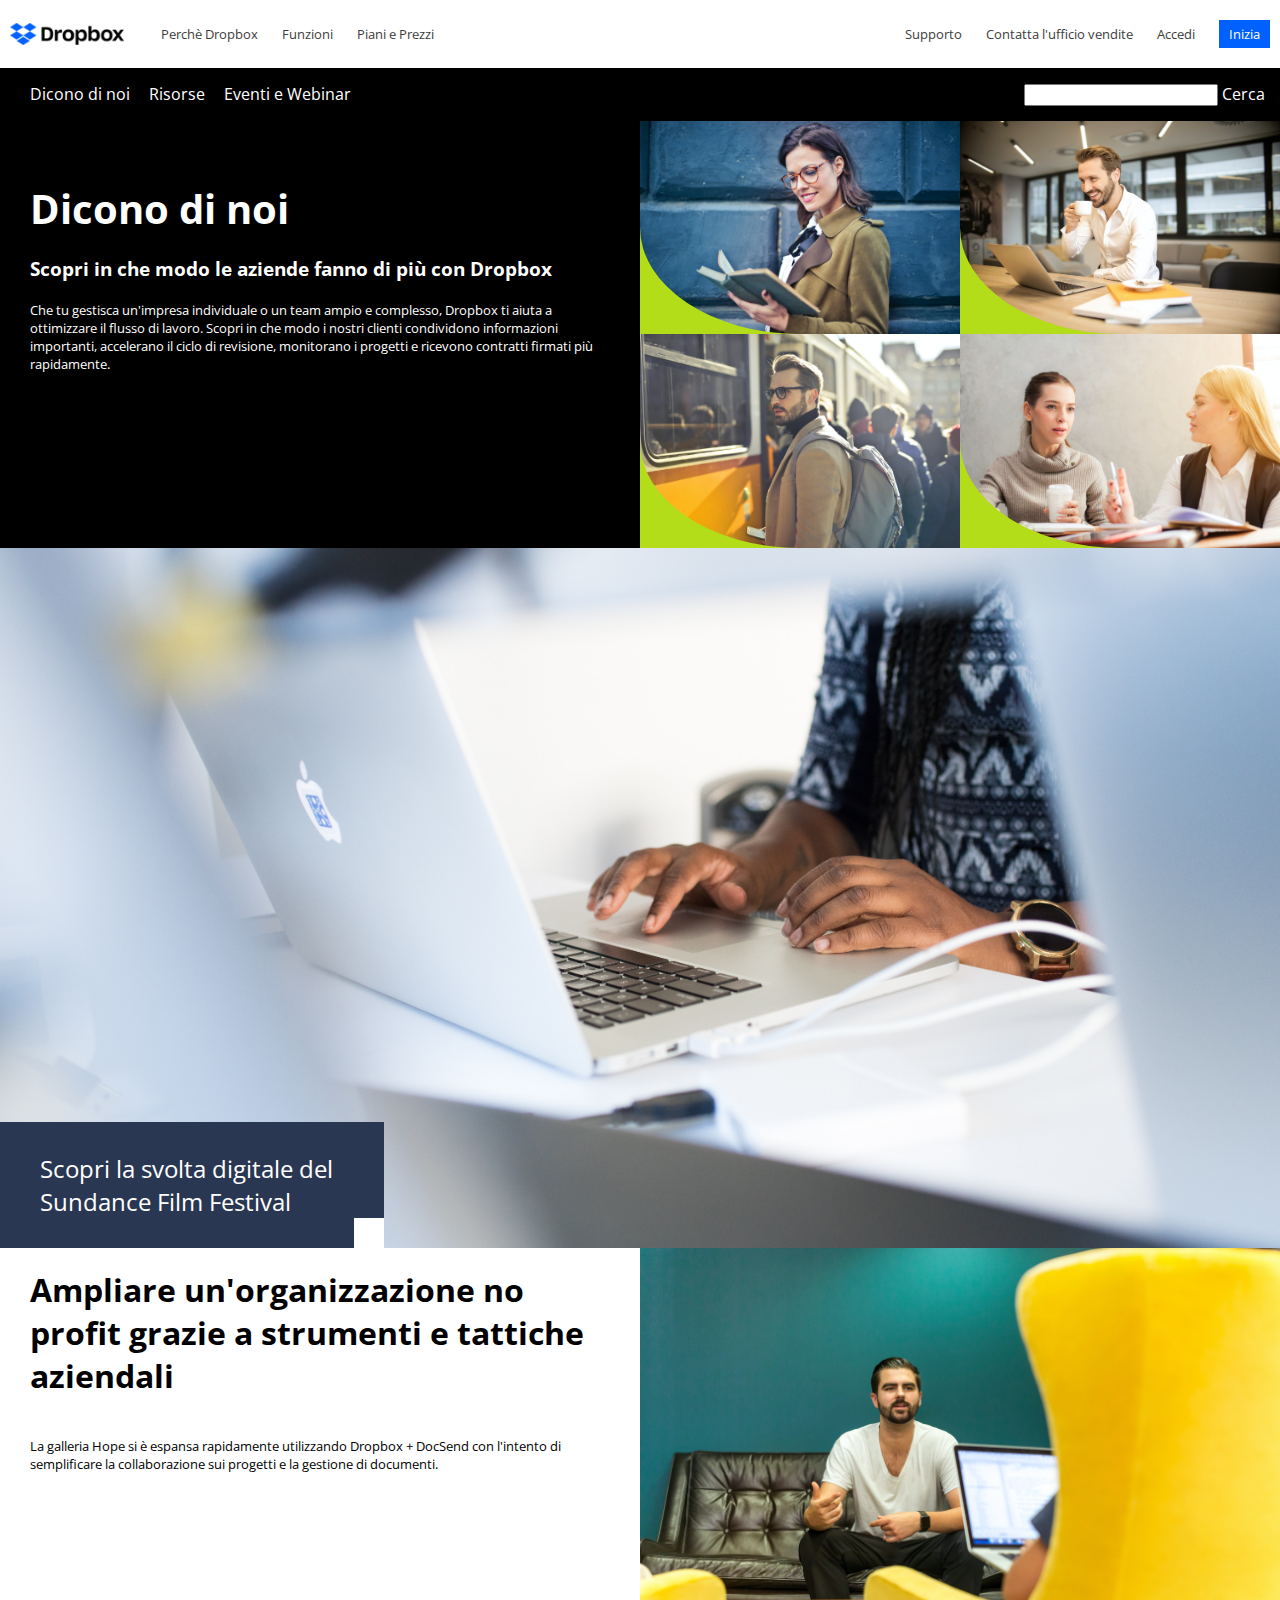
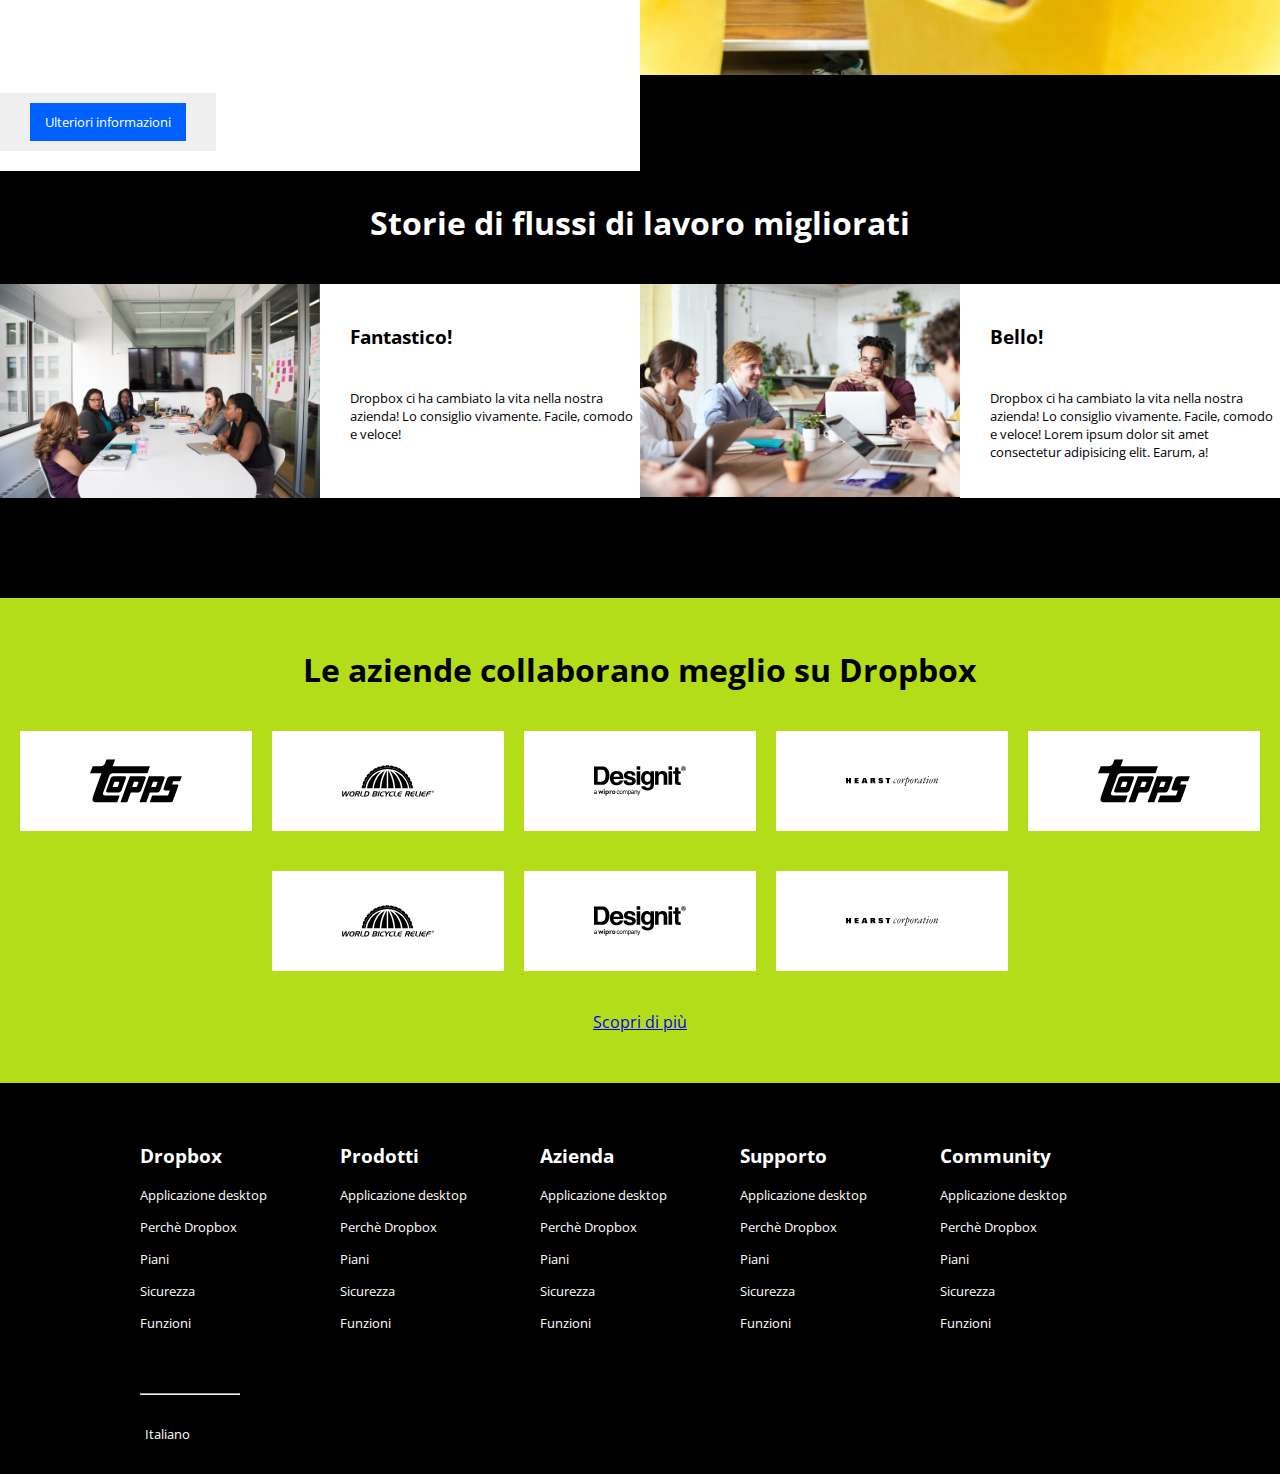
<file: BONUS/aboutus.html>
<html lang="en">
    <head>
        <meta charset="UTF-8">
        <meta http-equiv="X-UA-Compatible" content="IE=edge">
        <meta name="viewport" content="width=device-width, initial-scale=1.0">
        <title>About us Dropbox</title>

        <!-- FONT -->
        <link rel="preconnect" href="https://fonts.googleapis.com">
        <link rel="preconnect" href="https://fonts.gstatic.com" crossorigin>
        <link href="https://fonts.googleapis.com/css2?family=Open+Sans:wght@400;700&display=swap" rel="stylesheet">
        <link rel="stylesheet" href="https://cdnjs.cloudflare.com/ajax/libs/font-awesome/6.4.0/css/all.min.css" integrity="sha512-iecdLmaskl7CVkqkXNQ/ZH/XLlvWZOJyj7Yy7tcenmpD1ypASozpmT/E0iPtmFIB46ZmdtAc9eNBvH0H/ZpiBw==" crossorigin="anonymous" referrerpolicy="no-referrer" />

        <!-- CSS -->
        <link rel="stylesheet" href="css/aboutus.css">
    </head>
<body>


  <!-- Inizio dell'header -->
  <header>
    <div>
        <nav>
            <ul>
                <li>
                    <img src="img/logo-small.png" alt="Dropbox Logo">
                </li>
                <li> 
                    <a id="about-us" href="#" target="_blank"> Perchè Dropbox</a>
                </li>
                <li> 
                    <a href="#" target="_blank"> Funzioni</a>
                </li>
                <li> 
                    <a href="#" target="_blank"> Piani e Prezzi</a>
                </li>
            </ul>
        </nav>
    </div>

    <div>
        <nav>
            <ul>
                <li> 
                    <a href="#" target="_blank">Supporto</a>
                </li>
                <li> 
                    <a href="#" target="_blank"> Contatta l'ufficio vendite</a>
                </li>
                <li> 
                    <a href="#" target="_blank"> Accedi</a>
                </li>
                <li>
                    <button>
                        <a class="little-blue-button" href="#" target="_blank">Inizia </a> 
                    </button>
                </li>
            </ul>
        </nav>
    </div>

</header>
<!-- Fine dell'header -->

<!-- Inizio del main -->
<main>

    <section class="header-main">
        <div class="header-button">
            <span>
                <a href="#">
                    Dicono di noi
                </a>
            </span>
           
            <span>
                <a href="#">
                    Risorse
                </a>
            </span>
            <span>
                <a href="#">
                    Eventi e Webinar
                </a>
            </span>
        </div>
        <div class="header-button">
           <input type="text"> Cerca 
        </div>

    </section>

    <section>
            <div class="scopri-di-più">

                <div class="block about-us">
                    <h1>
                        Dicono di noi
                    </h1>
                    <h3>
                        Scopri in che modo le aziende fanno di più con Dropbox
                    </h3>
                    <p>
                        Che tu gestisca un'impresa individuale o un team ampio e complesso, Dropbox ti aiuta a ottimizzare il flusso di lavoro. Scopri in che modo i nostri clienti condividono informazioni importanti, accelerano il ciclo di revisione, monitorano i progetti e ricevono contratti firmati più rapidamente.   
                    </p>
                </div>

                <div class="block second-block">
                    <div class="people">
                        <img src="img2/pexels-andrea-piacquadio-762080.jpg" alt="">
                    </div>
                    <div class="people">
                        <img src="img2/pexels-andrea-piacquadio-927451.jpg" alt="">
                    </div>
                    <div class="people">
                        <img src="img2/pexels-andrea-piacquadio-837358.jpg" alt="">
                    </div>
                    <div class="people">
                        <img src="img2/pexels-tirachard-kumtanom-601170.jpg" alt="">
                    </div>
                </div>

            </div>

        
    </section>

    <section class="full-background">

        <div class="blue-box">
            <div class="video">
                <a href="#" target="_blank">Scopri la svolta digitale del Sundance Film Festival</a>
        
                <a href="#" target="_blank"><i class="fa-regular fa-circle-play"></i></a>
            </div>
        </div>

    </section>

    <section>
        
        <div class="scopri-di-più">

            <div class= "agency">
                <h2>
                    Ampliare un'organizzazione no profit grazie a strumenti e tattiche aziendali
                </h2>
                <p>
                    La galleria Hope si è espansa rapidamente utilizzando Dropbox + DocSend con l'intento di semplificare la collaborazione sui progetti e la gestione di documenti.
                </p>

                <button class="blue-button">
                   <a href="#" target="_blank"> Ulteriori informazioni</a>
                </button>
            </div>

            <div class="block">
                <div class="people-agency">
                    <img src="img2/pexels-linkedin-sales-navigator-1251850.jpg" alt="">
                </div>
            </div>

        </div>

    
    </section>

<section class="main-recensioni">
    <div>
        <h2>
            Storie di flussi di lavoro migliorati
        </h2>
        <div class="recensioni">

        <div class="recensioni-row">
            <img src="img2/pexels-christina-morillo-1181611.jpg" alt="">
        </div>
        <div class="recensioni-row">
            <div>
                <h3>
                    Fantastico!
                    <i class="fa-solid fa-star"></i>
                    <i class="fa-solid fa-star"></i>
                    <i class="fa-solid fa-star"></i>
                    <i class="fa-solid fa-star"></i>
                    <i class="fa-regular fa-star"></i>
                </h3>
                <p>
                    Dropbox ci ha cambiato la vita nella nostra azienda! Lo consiglio vivamente. Facile, comodo e veloce!
                </p>
            </div>
        </div>
        <div class="recensioni-row">
            <img src="img2/pexels-fauxels-3182759.jpg" alt="">
        </div>
        <div class="recensioni-row">
            <div>
                <h3>
                    Bello!
                    <i class="fa-solid fa-star"></i>
                    <i class="fa-solid fa-star"></i>
                    <i class="fa-solid fa-star"></i>
                    <i class="fa-regular fa-star"></i>
                    <i class="fa-regular fa-star"></i>
                </h3>
                <p>
                    Dropbox ci ha cambiato la vita nella nostra azienda! Lo consiglio vivamente. Facile, comodo e veloce! Lorem ipsum dolor sit amet consectetur adipisicing elit. Earum, a!
                </p>
            </div>
        </div>

    </div>
    </div>
</section>

<section class="partnership">
        <h2>
            Le aziende collaborano meglio su Dropbox
        </h2>
        <div class="logo-container">
            <div class="logo-box">
                <img src="img/topps.svg" alt="Logo">
            </div>
            <div class="logo-box">
                <img src="img/world_bicycle_relief.svg" alt="Logo">
                
            </div>
            <div class="logo-box">
                <img src="img/designit.svg" alt="">
            </div>
            <div class="logo-box">
                <img src="img/hearst_corp.svg" alt="">
            </div>
            <div class="logo-box">
                <img src="img/topps.svg" alt="Logo">
            </div>
            <div class="logo-box">
                <img src="img/world_bicycle_relief.svg" alt="Logo">
                
            </div>
            <div class="logo-box">
                <img src="img/designit.svg" alt="">
            </div>
            <div class="logo-box">
                <img src="img/hearst_corp.svg" alt="">
            </div>
        </div>
            <a class="discover" href="#">
                Scopri di più
            </a>
</section>

</main>
<!-- Fine del main -->


<!-- Inizio del footer -->
<footer>
    <div class="container">
        
        <div class="my-row">
            <div class="column-menu">
                <h3>
                    Dropbox
                </h3>
                <nav>
                    <ul>
                        <li>
                            <a href="#" target="_blank"> Applicazione desktop</a>
                        </li>
                        <li>
                            <a href="#" target="_blank"> Perchè Dropbox</a>
                        </li>
                        <li>
                            <a href="#" target="_blank"> Piani</a>
                        </li>
                        <li>
                            <a href="#" target="_blank">Sicurezza</a>
                        </li>
                        <li>
                            <a href="#" target="_blank"> Funzioni</a>
                        </li>
                    </ul>
                </nav>
                <hr>
            </div>

            <div class="column-menu">
                <h3>
                    Prodotti
                </h3>
                <nav>
                    <ul>
                        <li>
                            <a href="#" target="_blank"> Applicazione desktop</a>
                        </li>
                        <li>
                            <a href="#" target="_blank"> Perchè Dropbox</a>
                        </li>
                        <li>
                            <a href="#" target="_blank"> Piani</a>
                        </li>
                        <li>
                            <a href="#" target="_blank">Sicurezza</a>
                        </li>
                        <li>
                            <a href="#" target="_blank"> Funzioni</a>
                        </li>
                    </ul>
                </nav>
            </div>

            <div class="column-menu">
                <h3>
                    Azienda
                </h3>
                <nav>
                    <ul>
                        <li>
                            <a href="#" target="_blank"> Applicazione desktop</a>
                        </li>
                        <li>
                            <a href="#" target="_blank"> Perchè Dropbox</a>
                        </li>
                        <li>
                            <a href="#" target="_blank"> Piani</a>
                        </li>
                        <li>
                            <a href="#" target="_blank">Sicurezza</a>
                        </li>
                        <li>
                            <a href="#" target="_blank"> Funzioni</a>
                        </li>
                    </ul>
                </nav>
            </div>

            <div class="column-menu">
                <h3>
                    Supporto
                </h3>
                <nav>
                    <ul>
                        <li>
                            <a href="#" target="_blank"> Applicazione desktop</a>
                        </li>
                        <li>
                            <a href="#" target="_blank"> Perchè Dropbox</a>
                        </li>
                        <li>
                            <a href="#" target="_blank"> Piani</a>
                        </li>
                        <li>
                            <a href="#" target="_blank">Sicurezza</a>
                        </li>
                        <li>
                            <a href="#" target="_blank"> Funzioni</a>
                        </li>
                    </ul>
                </nav>
            </div>

            <div class="column-menu">
                <h3>
                    Community
                </h3>
                <nav>
                    <ul>
                        <li>
                            <a href="#" target="_blank"> Applicazione desktop</a>
                        </li>
                        <li>
                            <a href="#" target="_blank"> Perchè Dropbox</a>
                        </li>
                        <li>
                            <a href="#" target="_blank"> Piani</a>
                        </li>
                        <li>
                            <a href="#" target="_blank">Sicurezza</a>
                        </li>
                        <li>
                            <a href="#" target="_blank"> Funzioni</a>
                        </li>
                    </ul>
                </nav>
            </div>
        </div>

            <div class="lenguage">
                <i class="fa-solid fa-earth-europe"></i>
                <span><small>Italiano</small></span>
                <a href="#" target="_blank"><i class="fa-solid fa-sort-up"></i></a>
            </div>

    </div>

</footer>
<!-- Fine del footer -->


</body>
</html>
</file>
<file: css/style.css>
/* RESET */
*{
    margin: 0;
    padding: 0;
    box-sizing: border-box;
}

/* GENERAL */

*{
    font-family: 'Open Sans', sans-serif;
}

.container{
    margin: 0 auto;
    max-width: 1000px;
}

.small-container{
    margin: 0 auto;
    max-width: 800px;
}

/* ICONS/TEXT/BUTTON STYLE */
h1{
    font-size: 3.5em;
    padding-top: 40px;
}

p{
    font-size: small;
}

button{
    border: none;
    margin-top: 15px;
    margin-bottom: 15px;
}

.blue-button a{
    color: white;
    background-color: #0061FF;
    text-decoration: none;
    padding: 5px;
}

.white-button a{
    text-decoration: none;
    color: black;
}
.white-button {
    border: 1px solid black;
    background-color: white;
    padding: 10px;
}

.fa-arrow-down{
    font-size: 3em;
    padding-top: 60px;
}

.fa-check{
    color: blue;
}

.fa-chevron-down{
    position: absolute;
    right: 30px;
    bottom: 30px;
    font-size: 0.8em;
}
.fa-earth-europe, .fa-sort-up{
    font-size: small;
    padding-right: 5px;
}

.fa-sort-up{
vertical-align: bottom;
}
/* 
HEADER
*/

header{
    display: flex;
    justify-content: space-between;
    align-items: center;
}
header nav ul > li{
    padding: 5px 10px;
}

header li img{
    width: 90%;
}

header nav li{
    vertical-align: middle;
}

header a{
    font-size: small;
    text-decoration: none;
    color: #3C3C3C;
}

header nav li{
    display: inline-block;
}


/* 
MAIN
*/


main > section:first-child{
    background-color: #B4D0E7;
}

.blue-background{
    background-color: #B4D0E7;
}


.my-row{
    display: flex;
}

.first-small-column{
    width: 30%;
}

.first-big-column{
    width: 70%;
}

.first-big-column > img{
    width: 100%;
}

.first-big-column, .first-small-column{
    margin-top: 40px;
    margin-bottom: -40px;
}

.input-radio{
    margin-top: 20px;
    margin-bottom: 20px;
}

.plane-business{
    padding-top: 80px;
}

.my-main-row{
    display: flex;
    justify-content: space-between;
    flex-wrap: wrap;
}

.price-column{
    width: 30%;
    border: 1px solid grey;
}

.price-column p:first-child{
    text-align: center;
    padding: 10px;
    border-bottom: 1px solid grey;
}
.team-box p:first-child{
    text-align: center;
    padding: 10px;
    border-bottom: 1px solid grey;
}

.price-column > *{
    padding: 15px 15px;
}

.price-column ul >*{
    list-style-type: none;
    padding-bottom: 10px;
}

.price-column h3,li{
    padding-bottom: 15px;
}
.by-now{
    margin-left: 5px;
}
.by-now hr{
    margin-top: 15px;
    width: 40px;
}

.point-plane{
    margin-bottom: 10px;
}

.team-box{
    margin-top: 30px;
    margin-bottom: 40px;
    position: relative;
    border: 1px solid grey;
}
.team-button{
    position: absolute;
    top: 50px;
    right: 10px;
}

.enterprise > *{
    padding: 15px 15px;
}

.small-column{
    width: 30%;
    margin-left: 40px;
}
.text-small-column > *{
    padding-top: 30px;
}

.big-column{
    width: 60%;
}

.big-column > img{
    width: 100%;
}

.big-column, .small-column{
    margin-top: 40px;
    margin-bottom: 40px;
}

.operation-column{
    width: 30%;
    margin-bottom: 30px;
    margin-top: 20px;
}

.operation-column img{
    width: 100%;
}
.operation-column > div{
    padding-bottom: 10px;
}


.discover{
    padding-top: 80px;
    padding-bottom: 80px;
    width: 60%;
}
.discover h2{
    font-size: 2em;
    padding-bottom: 30px;
}

.square-column{
    width: calc(100% / 3);
    height: calc(100vw / 3);
    display: flex;
    flex-wrap: wrap;
}

.logo-box{
    width: calc(100% / 2);
    display: flex;
    align-items: center;
    justify-content: center;
}

.logo-box img{
    width: 50%;
    filter: invert(1);
}

.first-logo {
    background-color: #A2D39B;
    border: 10px solid #D1E9CD;
}
.second-logo {
    background-color: #61082B;
}
.third-logo {
    background-color: #0093CE;
}
.fourth-logo {
    background-color: #FF1C1C;
}
.fifth-logo {
    background-color: #D5001F;
}
.sixth-logo {
    background-color: #B4D0E7;
}
.seventh-logo {
    background-color: #0D2481;
}
.eighth-logo {
    background-color: #FFD830;
}

.box{
    background-color: #F5F5F5;
}

.middle-logo-box img{
    width: 50%;
    padding-bottom: 30px;
}

.middle-logo-box > div{
    padding-top: 25px;
    padding-left: 20px;
}

.middle-logo-box p{
    padding-bottom: 30px;
}

.middle-logo-box hr{
    width: 80px;
}

.my-main-row .agency-title{
    color: #610628;
    padding-top: 80px;
    padding-bottom: 80px;
    width: 50%;
    font-size: 1.2em;
}

.agency-button{
    margin-top: 80px;
    width: 30%;
}

.agency-button button{
    padding: 8px 30px;
}

.agency-button button a{
    text-decoration: none;
    color: black;
}

.faq{ 
    padding-top: 80px;
    padding-bottom: 80px;
}

.faq h2{
    padding-bottom: 40px;
}

.faq-section{
    position: relative;
}

/* 
FOOTER
*/
footer{
    background-color: black;
    color: white;
}
.column-menu{
    width: calc(100% / 5);
}

footer a{
    font-size: small;
    text-decoration: none;
    color: white;
}

footer ul >*{
    list-style-type: none;
}

footer h3,li{
    padding-bottom:10px;
}

footer h3{
    padding-top: 60px;
    padding-bottom: 15px;
}

.column-menu hr{
    margin-top: 50px;
    margin-bottom: 30px;
    width: 100px;
}

/* 
DEBUG
*/

/* .debug header{
    background-color: aquamarine;
} */

/* .debug main > div{
    border: 2px dashed red;
}

.debug main div > section{
    border: 2px dashed green;
} */

/* .debug footer{
    background-color: lightgreen;
} */

/* .debug .small-column{
    background-color: blueviolet;
    min-height: 300px;
}

.debug .big-column{
    background-color: palevioletred;
    min-height: 300px;
} */

/* .debug .price-column{
    background-color: aquamarine;
    border: 2px solid black;
    min-height: 700px;
} */

/* .debug .team-box{
    background-color: cadetblue;
    min-height: 200px;
} */

/* .debug .operation-column{
    background-color: lightseagreen;
    border: 1px solid black;
    min-height: 250px;
} */

/* .debug .square-column{
    background-color: lightgrey;
} */

/* .debug .logo-box{
    background-color: brown;
} */
</file>
<file: BONUS/css/style.css>
/* RESET */
*{
    margin: 0;
    padding: 0;
    box-sizing: border-box;
}

/* GENERAL */

*{
    font-family: 'Open Sans', sans-serif;
}

.container{
    margin: 0 auto;
    max-width: 1000px;
}

.small-container{
    margin: 0 auto;
    max-width: 800px;
}

/* ICONS/TEXT/BUTTON/HR STYLE */
h1{
    font-size: 3.5em;
    padding-top: 40px;
}

h2{
    font-size: 2em;
}

p{
    font-size: small;
}

button{
    border: none;
    margin-top: 20px;
    margin-bottom: 20px;
}

.blue-button a{
    color: white;
    background-color: #0061FF;
    text-decoration: none;
    padding: 10px 15px;
}

.little-blue-button {
    color: white;
    background-color: #0061FF;
    text-decoration: none;
    padding: 5px 10px;
}

.white-button a{
    text-decoration: none;
    color: black;
}
.white-button {
    border: 1px solid black;
    background-color: white;
    padding: 10px;
}

.fa-arrow-down{
    font-size: 3em;
    padding-top: 60px;
    color: black;
    text-decoration: none;
}

.fa-check{
    color: blue;
}

.faq-section a .fa-chevron-down{
    position: absolute;
    right: 30px;
    bottom: 30px;
    font-size: 0.8em;
}
.fa-earth-europe, .fa-sort-up{
    font-size: small;
    padding-right: 5px;
}

.fa-sort-up{
vertical-align: bottom;
}

.by-now hr{
    margin-top: 15px;
    width: 40px;
}
.middle-logo-box hr{
    width: 80px;
}
.column-menu hr{
    margin-top: 50px;
    margin-bottom: 30px;
    width: 100px;
}
/* 
HEADER
*/

header{
    display: flex;
    justify-content: space-between;
    align-items: center;
    position: sticky;
    top: 0;
    background-color: white;
    z-index: 2;
}
header nav ul > li{
    padding: 5px 10px;
}

header li img{
    width: 90%;
}

header nav li{
    vertical-align: middle;
}

header a{
    font-size: small;
    text-decoration: none;
    color: #3C3C3C;
}

header nav li{
    display: inline-block;
    list-style-type: none;
}


/* 
MAIN
*/


main > section:first-child{
    background-color: #B4D0E7;
}

.blue-background{
    background-color: #B4D0E7;
}


.my-row{
    display: flex;
}

.first-small-column{
    width: 30%;
}

.first-big-column{
    width: 70%;
}

.first-big-column > img{
    width: 100%;
}

.first-big-column, .first-small-column{
    margin-top: 40px;
    margin-bottom: -70px;
}

.input-radio{
    margin-top: 20px;
    margin-bottom: 20px;
}

.input-radio > input, label{
    padding-right: 30px;
    margin-bottom: 30px;
    margin-top: 30px;
}

.plane-business{
    padding-top: 120px;
}

.my-main-row{
    display: flex;
    justify-content: space-between;
    flex-wrap: wrap;
}

.price-column{
    width: 30%;
    border: 1px solid grey;
}

.price-column p:first-child{
    text-align: center;
    padding: 10px;
    border-bottom: 1px solid grey;
}
.team-box p:first-child{
    text-align: center;
    padding: 10px;
    border-bottom: 1px solid grey;
}

.price-column > *{
    padding: 15px 15px;
}

.price-column ul >*{
    list-style-type: none;
}

.by-now{
    margin-left: 5px;
}

.point-plane{
    margin-bottom: 10px;
}

.team-box{
    margin-top: 30px;
    margin-bottom: 40px;
    position: relative;
    border: 1px solid grey;
}
.team-button{
    position: absolute;
    top: 50px;
    right: 20px;
}

.enterprise > *{
    padding: 15px 15px;
}

.enterprise{
    width: 80%;
}

.small-column{
    width: 30%;
    margin-left: 40px;
}
.text-small-column > *{
    padding-top: 30px;
}

.big-column{
    width: 60%;
}

.big-column > img{
    width: 100%;
}

.big-column, .small-column{
    margin-top: 40px;
    margin-bottom: 40px;
}

.operation-column{
    width: 30%;
    margin-bottom: 30px;
    margin-top: 20px;
}
.operation-section h2{
    padding-bottom: 30px;
}
.operation-column img{
    width: 100%;
}
.operation-column > div{
    padding-bottom: 10px;
}


.discover{
    padding-top: 80px;
    padding-bottom: 80px;
    width: 60%;
}
.discover h2{
    font-size: 2em;
    padding-bottom: 30px;
}

.square-column{
    width: calc(100% / 3);
    height: calc(100vw / 3);
    display: flex;
    flex-wrap: wrap;
    overflow: auto;
}

.logo-box{
    width: calc(100% / 2);
    display: flex;
    align-items: center;
    justify-content: center;
}

.logo-box img{
    width: 50%;
    filter: invert(1);
}

.first-logo {
    background-color: #A2D39B;
    border: 10px solid #D1E9CD;
}
.second-logo {
    background-color: #61082B;
}
.third-logo {
    background-color: #0093CE;
}
.fourth-logo {
    background-color: #FF1C1C;
}
.fifth-logo {
    background-color: #D5001F;
}
.sixth-logo {
    background-color: #B4D0E7;
}
.seventh-logo {
    background-color: #0D2481;
}
.eighth-logo {
    background-color: #FFD830;
}

.box{
    background-color: #F5F5F5;
}

.middle-logo-box img{
    width: 50%;
    padding-bottom: 30px;
}

.middle-logo-box > div{
    padding-top: 25px;
    padding-left: 20px;
}

.middle-logo-box p{
    padding-bottom: 30px;
}

.my-main-row .agency-title{
    color: #610628;
    padding-top: 80px;
    padding-bottom: 80px;
    width: 50%;
}

.agency-button{
    margin-top: 70px;
    width: 30%;
}

.agency-button button{
    padding: 8px 30px;
}

.agency-button button a{
    text-decoration: none;
    color: black;
}

.faq{ 
    padding-top: 80px;
    padding-bottom: 80px;
}

.faq h2{
    padding-bottom: 40px;
}

.faq-section{
    position: relative;
}

.faq-section p{
    padding-top: 30px;
    padding-bottom: 30px;
}

/* 
FOOTER
*/
footer{
    background-color: black;
    color: white;
}
.column-menu{
    width: calc(100% / 5);
}

footer a{
    font-size: small;
    text-decoration: none;
    color: white;
}

footer ul >*{
    list-style-type: none;
}

footer h3,li{
    padding-bottom:10px;
}

footer h3{
    padding-top: 60px;
    padding-bottom: 15px;
}
.lenguage {
    padding-bottom: 30px;
}
/* 
DEBUG
*/

/* .debug header{
    background-color: aquamarine;
} */

/* .debug main > div{
    border: 2px dashed red;
}

.debug main div > section{
    border: 2px dashed green;
} */

/* .debug footer{
    background-color: lightgreen;
} */

/* .debug .small-column{
    background-color: blueviolet;
    min-height: 300px;
}

.debug .big-column{
    background-color: palevioletred;
    min-height: 300px;
} */

/* .debug .price-column{
    background-color: aquamarine;
    border: 2px solid black;
    min-height: 700px;
} */

/* .debug .team-box{
    background-color: cadetblue;
    min-height: 200px;
} */

/* .debug .operation-column{
    background-color: lightseagreen;
    border: 1px solid black;
    min-height: 250px;
} */

/* .debug .square-column{
    background-color: lightgrey;
} */

/* .debug .logo-box{
    background-color: brown;
} */
</file>
<file: BONUS/css/aboutus.css>
/* RESET */
*{
    margin: 0;
    padding: 0;
    box-sizing: border-box;
}

/* GENERAL */

*{
    font-family: 'Open Sans', sans-serif;
}

.container{
    margin: 0 auto;
    max-width: 1000px;
}

.small-container{
    margin: 0 auto;
    max-width: 800px;
}

/* ICONS/TEXT/BUTTON/HR STYLE */
h1{
    font-size: 2.5em;
    padding-top: 40px;
}

h2{
    font-size: 2em;
}

p{
    font-size: small;
}

button{
    border: none;
    margin-top: 20px;
    margin-bottom: 20px;
}

.blue-button a{
    color: white;
    background-color: #0061FF;
    text-decoration: none;
    padding: 10px 15px;
}

.little-blue-button {
    color: white;
    background-color: #0061FF;
    text-decoration: none;
    padding: 5px 10px;
}

.white-button a{
    text-decoration: none;
    color: black;
}
.white-button {
    border: 1px solid black;
    background-color: white;
    padding: 10px;
}

.fa-arrow-down{
    font-size: 3em;
    padding-top: 60px;
    color: black;
    text-decoration: none;
}

.fa-check{
    color: blue;
}

.faq-section a .fa-chevron-down{
    position: absolute;
    right: 30px;
    bottom: 30px;
    font-size: 0.8em;
}
.fa-earth-europe, .fa-sort-up{
    font-size: small;
    padding-right: 5px;
}

.fa-sort-up{
vertical-align: bottom;
}

.by-now hr{
    margin-top: 15px;
    width: 40px;
}
.middle-logo-box hr{
    width: 80px;
}
.column-menu hr{
    margin-top: 50px;
    margin-bottom: 30px;
    width: 100px;
}
/* 
HEADER
*/

header{
    display: flex;
    justify-content: space-between;
    align-items: center;
    position: sticky;
    top: 0;
    background-color: white;
    z-index: 2;
}
header nav ul > li{
    padding: 5px 10px;
}

header li img{
    width: 90%;
}

header nav li{
    vertical-align: middle;
}

header a{
    font-size: small;
    text-decoration: none;
    color: #3C3C3C;
}

header nav li{
    display: inline-block;
    list-style-type: none;
}


/* Prova bonus */
.header-main{
    background-color: black;
    display: flex;
    justify-content: space-between;
    color: white;
    padding: 15px;
}
.header-button > *{
    padding-left: 15px;

}
.header-button a{
    text-decoration: none;
    color: white;
}
.header-button hr {
    color: white;
    padding-left: 10px;
    width: 20px;
    display: block;
 }

/* 
Main
 */
.scopri-di-più{
    display: flex;
}

.block{
    background-color: black;
    width: 50%;
}

.second-block{
    background-color: #B4DD19;
    display: flex;
    flex-wrap: wrap;
}

.people{
    width: calc(100% / 2);
}

.people img{
    width: 100%;
    border-bottom-left-radius: 50%;
}

.about-us{
    padding: 20px 30px;
}

.about-us > *{
    padding-bottom: 20px;
    color: white;
}

.full-background{
    background-image: url(../img2/pexels-christina-morillo-1181465.jpg);
    width: 100%;
    min-height: 700px;
    background-position: center;
    background-size: cover;
    position: relative;
}

.blue-box{
    position: absolute;
    bottom: 0;
    left: 0;
    width: 30%;
}

.blue-box {
    padding: 30px 40px;
    background-color: #2A3752;
  
}

.blue-box div > a{
    text-align: left;
    text-decoration: none;
    color: white;
    font-size: 1.5em;
}
.video{
    position: relative;
}
.fa-circle-play{
    position: absolute;
    bottom: -30px;
    right: -40px;
    background-color: white;
    color: black;
    font-size: small;
    padding: 15px;
}

.people-agency img{
    width: 100%;
}

.agency{
    background-color: white;
    color: black;
    width: 50%;
}

.agency >*{
    padding: 20px 30px;
}

.agency button {
    margin-top: 200px;
}

.recensioni{
    display: flex;
}

.recensioni-row{
    width: calc(100% / 4);

}
.main-recensioni{
    background-color: black;
    padding-bottom: 100px;
}
.main-recensioni h2{
    text-align: center;
    color: white;
    padding-top: 30px;
    padding-bottom: 40px;
}

.recensioni-row img{
    width: 100%; 
}

.recensioni-row div >*{
    color: black;
    padding-top: 40px;
    padding-left: 30px
}

.recensioni-row:nth-of-type(even){
    background-color: white;
}

[class$="ar"]{
    color: yellow;
    font-size: medium;
}

.partnership{
    background-color: #B4DD19;
    padding-bottom: 50px;
    padding-top: 50px;
}

.partnership h2{
    text-align: center; 
}
.partnership ,discover{
    text-align: center; 
}

.logo-container{
    display: flex;
    flex-wrap: wrap;
    margin: 20px 10px;
    justify-content: center;
}

.logo-box{
    width: calc((100% / 5) - 20px);
    min-height: 100px;
    margin: 20px 10px;
    background-color: white;
    display: flex;
    justify-content: center;
}

.logo-box img{
    width: 40%;
}

/* 
FOOTER
*/

.my-row{
    display: flex;
}
footer{
    background-color: black;
    color: white;
}
.column-menu{
    width: calc(100% / 5);
}

footer a{
    font-size: small;
    text-decoration: none;
    color: white;
}

footer ul >*{
    list-style-type: none;
}

footer h3,li{
    padding-bottom:10px;
}

footer h3{
    padding-top: 60px;
    padding-bottom: 15px;
}
.lenguage {
    padding-bottom: 30px;
}
</file>
